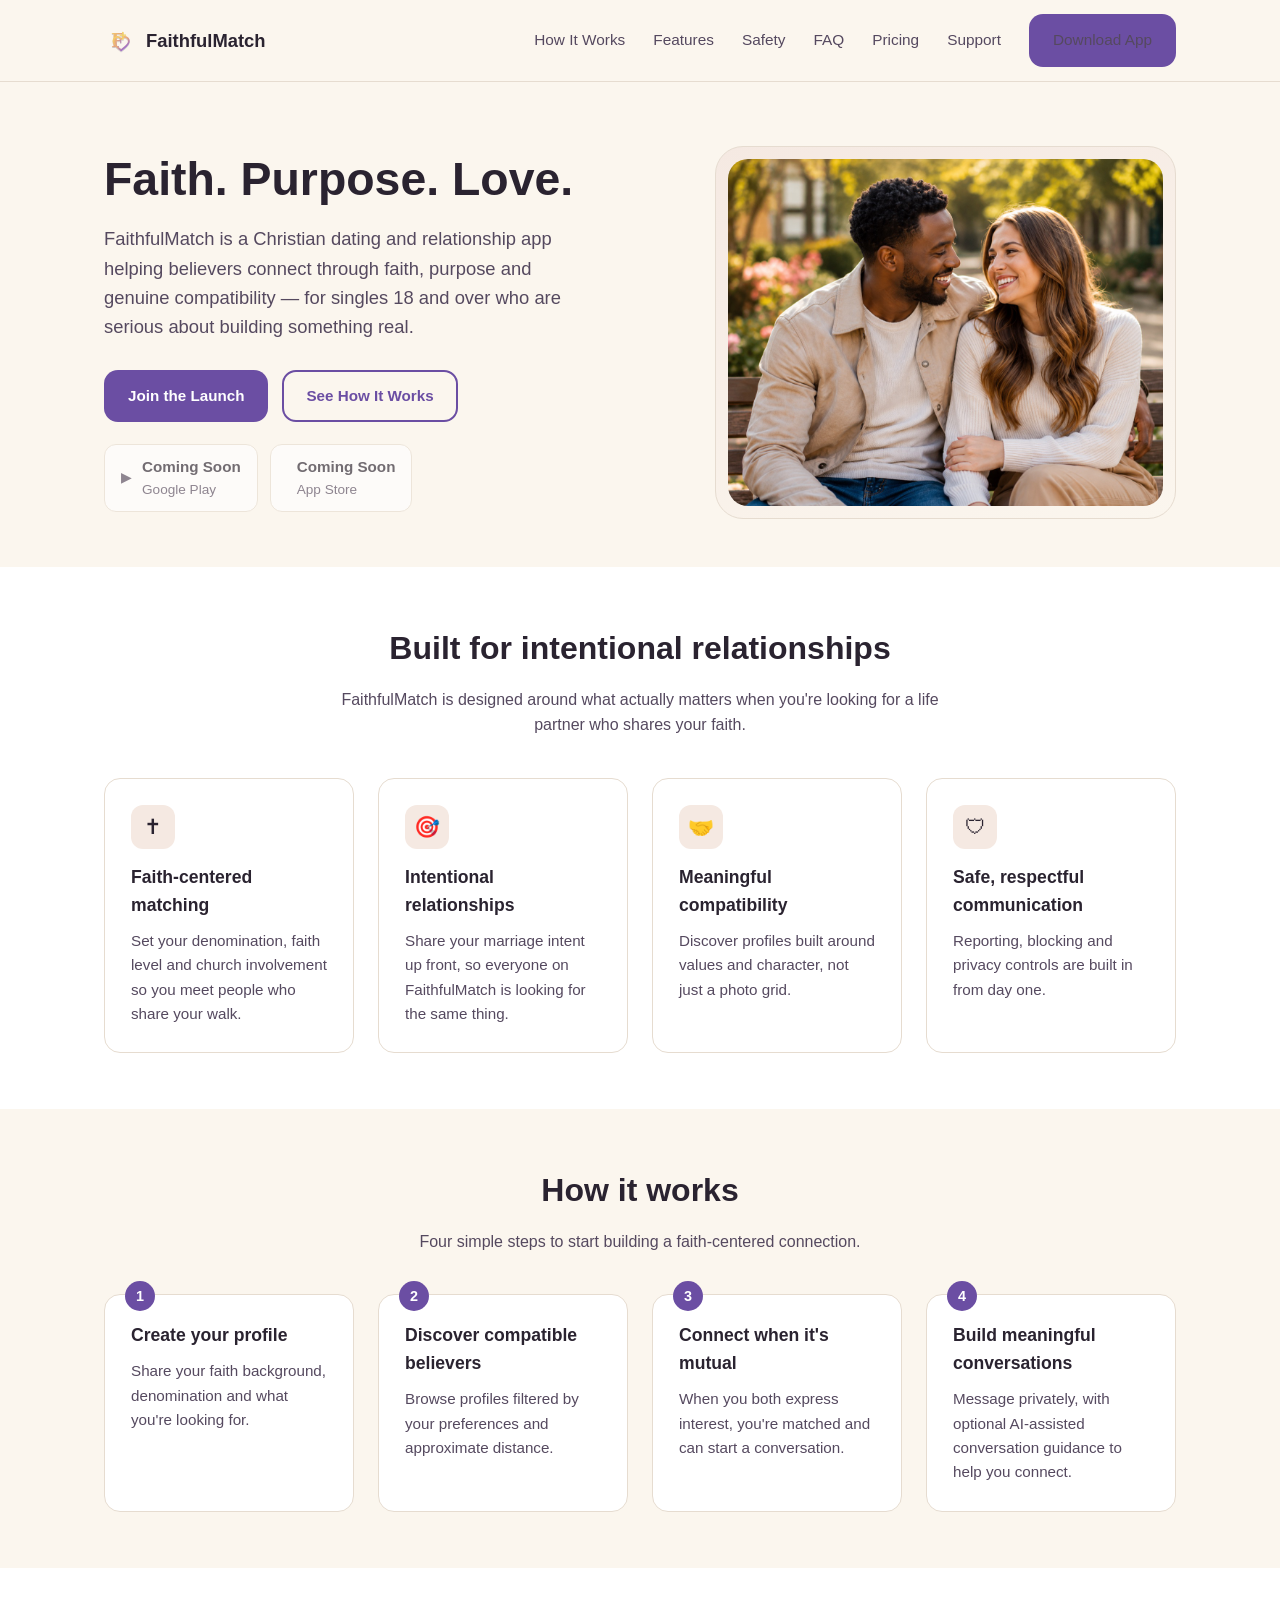
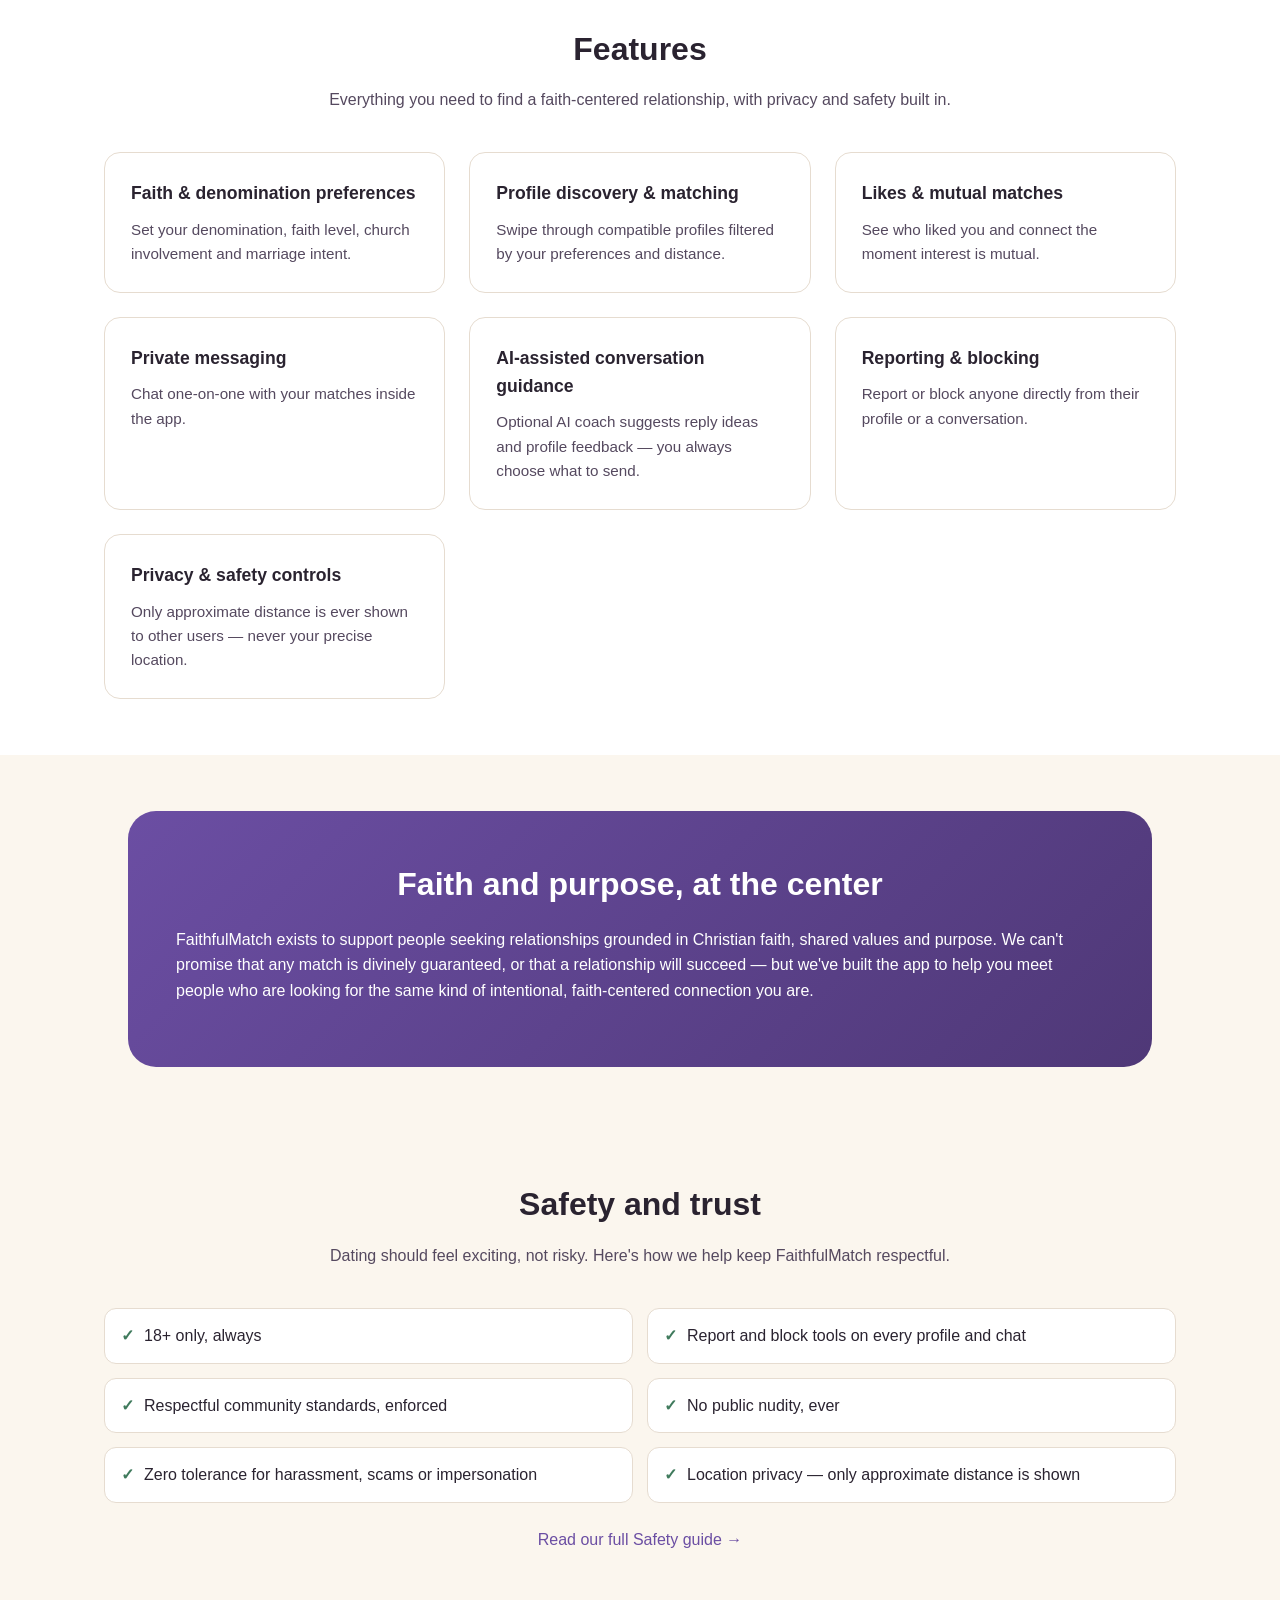
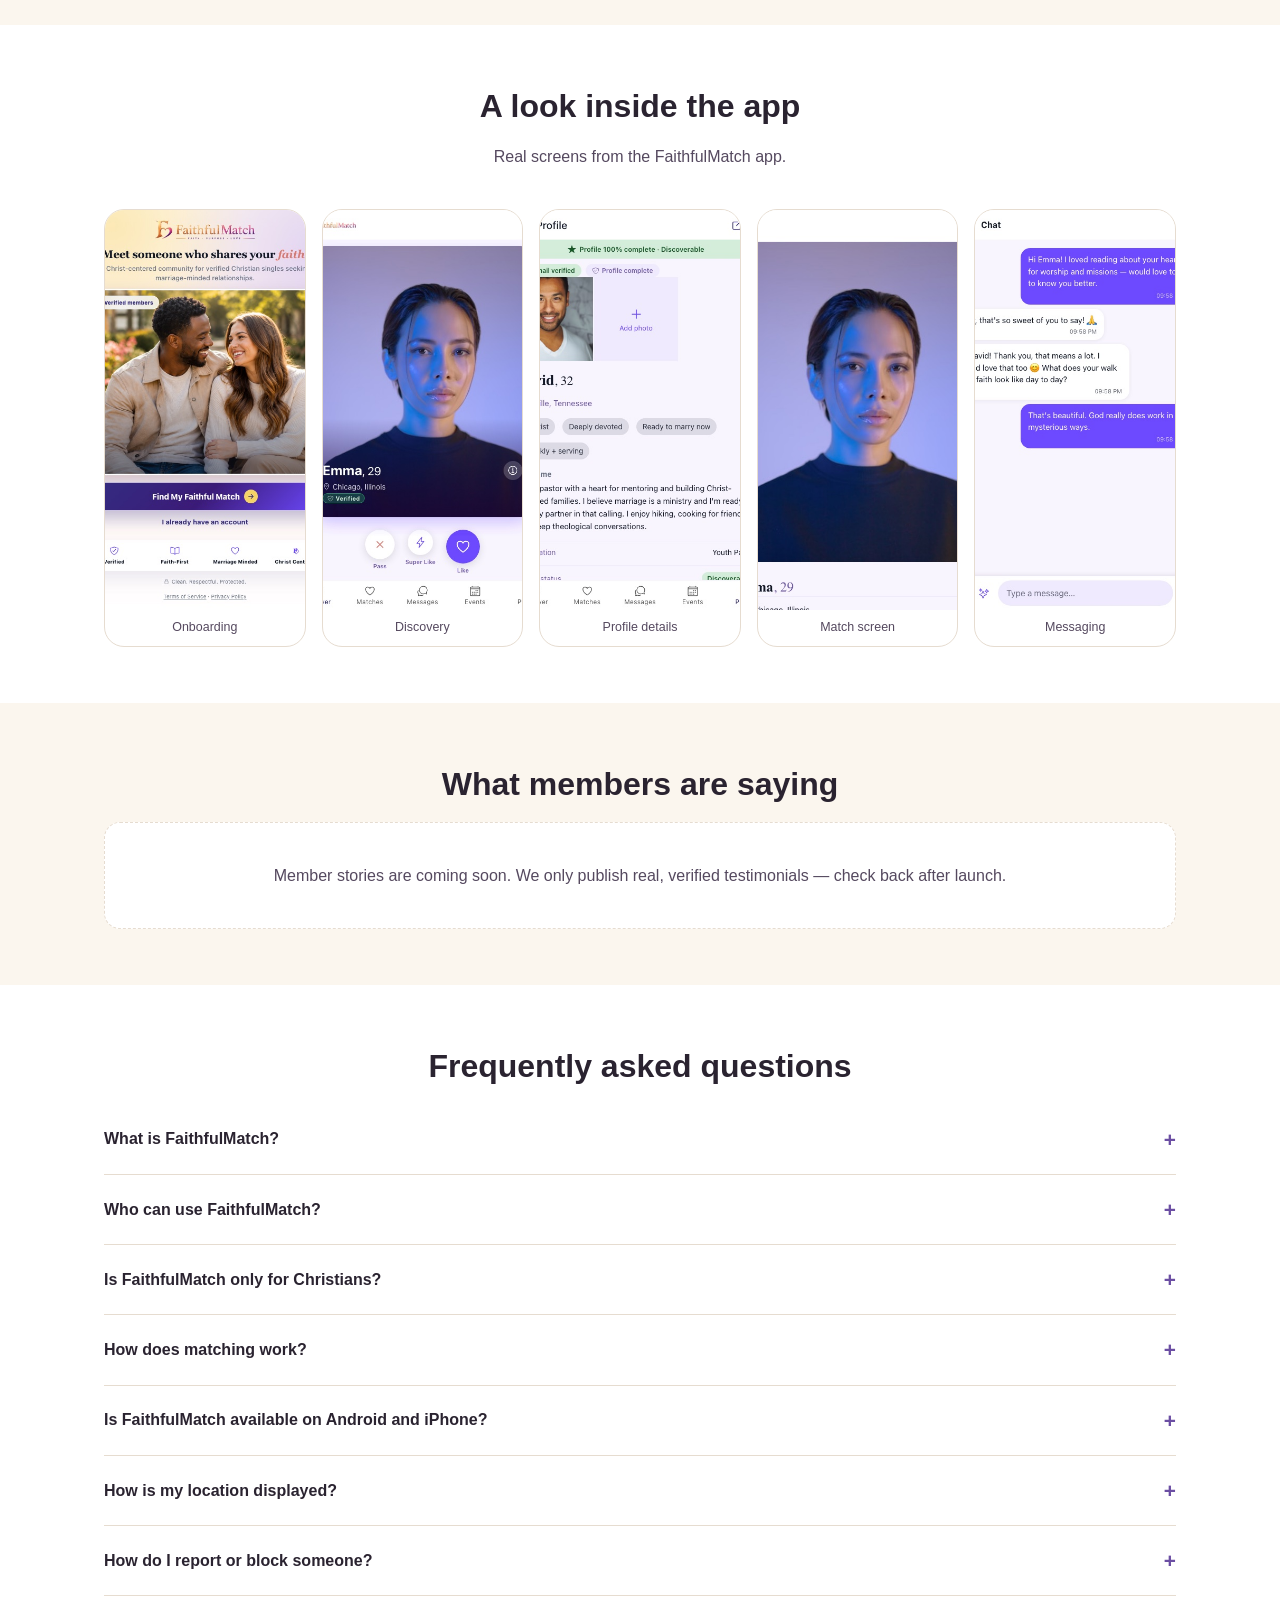
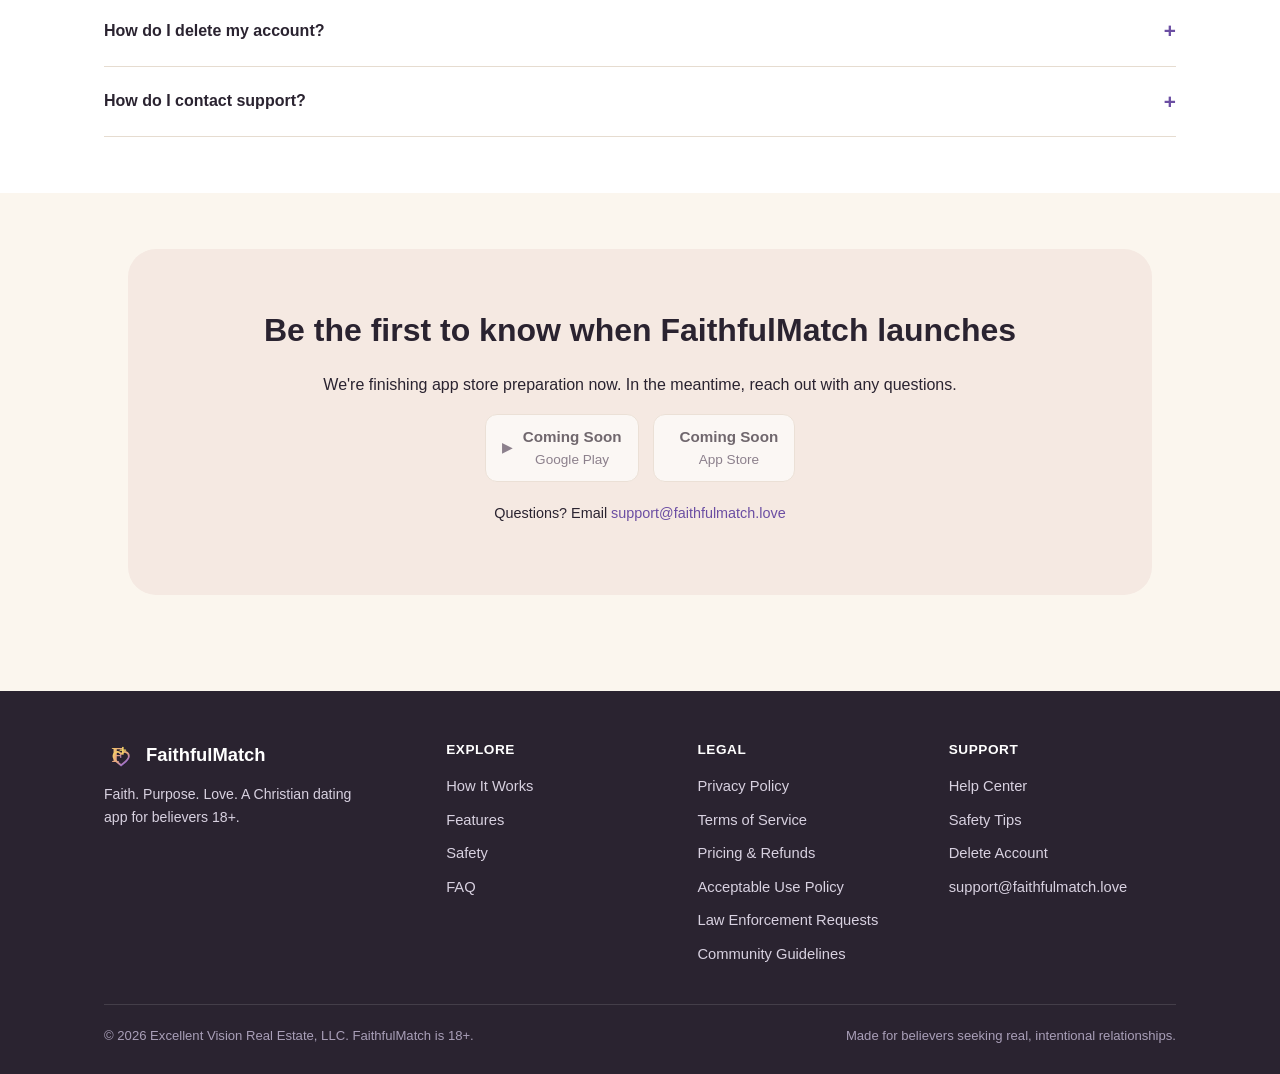
<file: index.html>
<!DOCTYPE html>
<html lang="en">
<head>
<meta charset="UTF-8">
<meta name="viewport" content="width=device-width, initial-scale=1.0">
<title>FaithfulMatch — Faith. Purpose. Love.</title>
<meta name="description" content="FaithfulMatch is a Christian dating app helping believers connect through faith, purpose and genuine compatibility. 18+.">
<link rel="canonical" href="https://faithfulmatch.love/">
<meta property="og:type" content="website">
<meta property="og:title" content="FaithfulMatch — Faith. Purpose. Love.">
<meta property="og:description" content="A Christian dating and relationship app helping believers connect through faith, purpose and genuine compatibility.">
<meta property="og:url" content="https://faithfulmatch.love/">
<meta property="og:image" content="https://faithfulmatch.love/assets/images/brand/wordmark-horizontal.png">
<meta name="twitter:card" content="summary_large_image">
<link rel="icon" href="assets/images/brand/favicon.svg" type="image/svg+xml">
<link rel="stylesheet" href="assets/css/style.css?v=2">
</head>
<body>
<a href="#main" class="skip-link">Skip to content</a>

<header class="site-header">
  <div class="container">
    <a href="./" class="brand-logo">
      <img src="assets/images/brand/symbol.svg" alt="" width="32" height="32">
      FaithfulMatch
    </a>
    <button class="nav-toggle" aria-label="Toggle navigation menu" aria-expanded="false">☰</button>
    <nav class="main-nav" aria-label="Primary">
      <a href="#how-it-works">How It Works</a>
      <a href="#features">Features</a>
      <a href="#safety">Safety</a>
      <a href="#faq">FAQ</a>
      <a href="pricing/">Pricing</a>
      <a href="support/">Support</a>
      <a href="#download" class="btn btn-primary">Download App</a>
    </nav>
  </div>
</header>

<main id="main">

  <section class="hero">
    <div class="container">
      <div>
        <h1>Faith. Purpose. Love.</h1>
        <p class="lead">FaithfulMatch is a Christian dating and relationship app helping believers connect through faith, purpose and genuine compatibility — for singles 18 and over who are serious about building something real.</p>
        <div class="hero-ctas">
          <a href="#download" class="btn btn-primary">Join the Launch</a>
          <a href="#how-it-works" class="btn btn-outline">See How It Works</a>
        </div>
        <div class="store-badges">
          <a class="store-badge is-disabled" data-store="google-play" aria-disabled="true" tabindex="-1">
            <span>▶</span>
            <span><strong>Coming Soon</strong>Google Play</span>
          </a>
          <a class="store-badge is-disabled" data-store="app-store" aria-disabled="true" tabindex="-1">
            <span></span>
            <span><strong>Coming Soon</strong>App Store</span>
          </a>
        </div>
      </div>
      <div class="hero-mockup hero-mockup--photo">
        <img src="assets/images/hero-couple.jpg" alt="A couple smiling together outdoors" width="1200" height="900" loading="eager">
      </div>
    </div>
  </section>

  <section class="alt" id="value">
    <div class="container">
      <h2 class="section-title">Built for intentional relationships</h2>
      <p class="section-sub">FaithfulMatch is designed around what actually matters when you're looking for a life partner who shares your faith.</p>
      <div class="grid grid-4">
        <div class="card">
          <div class="icon">✝</div>
          <h3>Faith-centered matching</h3>
          <p>Set your denomination, faith level and church involvement so you meet people who share your walk.</p>
        </div>
        <div class="card">
          <div class="icon">🎯</div>
          <h3>Intentional relationships</h3>
          <p>Share your marriage intent up front, so everyone on FaithfulMatch is looking for the same thing.</p>
        </div>
        <div class="card">
          <div class="icon">🤝</div>
          <h3>Meaningful compatibility</h3>
          <p>Discover profiles built around values and character, not just a photo grid.</p>
        </div>
        <div class="card">
          <div class="icon">🛡</div>
          <h3>Safe, respectful communication</h3>
          <p>Reporting, blocking and privacy controls are built in from day one.</p>
        </div>
      </div>
    </div>
  </section>

  <section id="how-it-works">
    <div class="container">
      <h2 class="section-title">How it works</h2>
      <p class="section-sub">Four simple steps to start building a faith-centered connection.</p>
      <div class="grid grid-4 steps">
        <div class="card">
          <h3>Create your profile</h3>
          <p>Share your faith background, denomination and what you're looking for.</p>
        </div>
        <div class="card">
          <h3>Discover compatible believers</h3>
          <p>Browse profiles filtered by your preferences and approximate distance.</p>
        </div>
        <div class="card">
          <h3>Connect when it's mutual</h3>
          <p>When you both express interest, you're matched and can start a conversation.</p>
        </div>
        <div class="card">
          <h3>Build meaningful conversations</h3>
          <p>Message privately, with optional AI-assisted conversation guidance to help you connect.</p>
        </div>
      </div>
    </div>
  </section>

  <section class="alt" id="features">
    <div class="container">
      <h2 class="section-title">Features</h2>
      <p class="section-sub">Everything you need to find a faith-centered relationship, with privacy and safety built in.</p>
      <div class="grid grid-3">
        <div class="card"><h3>Faith &amp; denomination preferences</h3><p>Set your denomination, faith level, church involvement and marriage intent.</p></div>
        <div class="card"><h3>Profile discovery &amp; matching</h3><p>Swipe through compatible profiles filtered by your preferences and distance.</p></div>
        <div class="card"><h3>Likes &amp; mutual matches</h3><p>See who liked you and connect the moment interest is mutual.</p></div>
        <div class="card"><h3>Private messaging</h3><p>Chat one-on-one with your matches inside the app.</p></div>
        <div class="card"><h3>AI-assisted conversation guidance</h3><p>Optional AI coach suggests reply ideas and profile feedback — you always choose what to send.</p></div>
        <!-- Daily spiritual encouragement — feature not built yet; re-enable once it ships.
        <div class="card"><h3>Daily spiritual encouragement <span class="feature-planned">Planned</span></h3><p>A daily faith-based encouragement feature is planned for a future release.</p></div>
        -->
        <div class="card"><h3>Reporting &amp; blocking</h3><p>Report or block anyone directly from their profile or a conversation.</p></div>
        <div class="card"><h3>Privacy &amp; safety controls</h3><p>Only approximate distance is ever shown to other users — never your precise location.</p></div>
      </div>
    </div>
  </section>

  <section>
    <div class="container">
      <div class="faith-section">
        <h2 class="section-title" style="color:#fff">Faith and purpose, at the center</h2>
        <p>FaithfulMatch exists to support people seeking relationships grounded in Christian faith, shared values and purpose. We can't promise that any match is divinely guaranteed, or that a relationship will succeed — but we've built the app to help you meet people who are looking for the same kind of intentional, faith-centered connection you are.</p>
      </div>
    </div>
  </section>

  <section id="safety">
    <div class="container">
      <h2 class="section-title">Safety and trust</h2>
      <p class="section-sub">Dating should feel exciting, not risky. Here's how we help keep FaithfulMatch respectful.</p>
      <ul class="safety-list">
        <li>18+ only, always</li>
        <li>Report and block tools on every profile and chat</li>
        <li>Respectful community standards, enforced</li>
        <li>No public nudity, ever</li>
        <li>Zero tolerance for harassment, scams or impersonation</li>
        <li>Location privacy — only approximate distance is shown</li>
      </ul>
      <p style="text-align:center; margin-top:24px;"><a href="safety/">Read our full Safety guide →</a></p>
    </div>
  </section>

  <section class="alt">
    <div class="container">
      <h2 class="section-title">A look inside the app</h2>
      <p class="section-sub">Real screens from the FaithfulMatch app.</p>
      <div class="screenshot-strip">
        <figure class="screenshot-shot">
          <img src="assets/images/screenshots/onboarding.jpg" alt="FaithfulMatch welcome screen" loading="lazy">
          <figcaption>Onboarding</figcaption>
        </figure>
        <figure class="screenshot-shot">
          <img src="assets/images/screenshots/discovery.jpg" alt="Discovering a compatible profile" loading="lazy">
          <figcaption>Discovery</figcaption>
        </figure>
        <figure class="screenshot-shot">
          <img src="assets/images/screenshots/profile-details.jpg" alt="Profile details screen" loading="lazy">
          <figcaption>Profile details</figcaption>
        </figure>
        <figure class="screenshot-shot">
          <img src="assets/images/screenshots/match.jpg" alt="Viewing a match's profile" loading="lazy">
          <figcaption>Match screen</figcaption>
        </figure>
        <figure class="screenshot-shot">
          <img src="assets/images/screenshots/messaging.jpg" alt="Private messaging conversation" loading="lazy">
          <figcaption>Messaging</figcaption>
        </figure>
        <!-- Spiritual encouragement — feature not built yet; re-enable this slot once it ships.
        <div class="screenshot-placeholder">Spiritual encouragement<br><span class="feature-planned">Planned</span></div>
        -->
      </div>
    </div>
  </section>

  <section>
    <div class="container">
      <h2 class="section-title">What members are saying</h2>
      <!-- No real testimonials exist yet — do not invent quotes. Replace this block once genuine testimonials are collected. -->
      <div class="testimonials-placeholder">
        Member stories are coming soon. We only publish real, verified testimonials — check back after launch.
      </div>
    </div>
  </section>

  <section class="alt" id="faq">
    <div class="container">
      <h2 class="section-title">Frequently asked questions</h2>
      <div class="faq-list">
        <details class="faq-item"><summary>What is FaithfulMatch?</summary><p>FaithfulMatch is a Christian dating and relationship app that helps believers connect based on faith, values and shared purpose.</p></details>
        <details class="faq-item"><summary>Who can use FaithfulMatch?</summary><p>FaithfulMatch is for adults 18 and older who are looking for a faith-centered relationship.</p></details>
        <details class="faq-item"><summary>Is FaithfulMatch only for Christians?</summary><p>FaithfulMatch is built around Christian faith, denomination and church-involvement preferences, and is designed for people seeking a faith-centered relationship in that context.</p></details>
        <details class="faq-item"><summary>How does matching work?</summary><p>You set your preferences and faith details, then discover profiles that fit. When you and another member both express interest, you're matched and can start messaging.</p></details>
        <details class="faq-item"><summary>Is FaithfulMatch available on Android and iPhone?</summary><p>FaithfulMatch is not yet publicly available on Google Play or the Apple App Store. We're finishing store review preparation — join the launch list below to be notified.</p></details>
        <details class="faq-item"><summary>How is my location displayed?</summary><p>Other members only ever see an approximate distance (for example, "5 miles away"). Your precise location is never shown to other users.</p></details>
        <details class="faq-item"><summary>How do I report or block someone?</summary><p>You can report or block any user directly from their profile or from within a conversation. See our <a href="safety/">Safety page</a> for details.</p></details>
        <details class="faq-item"><summary>How do I delete my account?</summary><p>You can delete your account from Settings inside the app, or by contacting support. Full instructions are on our <a href="account-deletion/">Account Deletion page</a>.</p></details>
        <details class="faq-item"><summary>How do I contact support?</summary><p>Email us at <a href="support/" data-support-email>support@faithfulmatch.love</a>, or visit our <a href="support/">Support page</a>.</p></details>
      </div>
    </div>
  </section>

  <section id="download">
    <div class="container">
      <div class="final-cta">
        <h2 class="section-title">Be the first to know when FaithfulMatch launches</h2>
        <p>We're finishing app store preparation now. In the meantime, reach out with any questions.</p>
        <div class="hero-ctas" style="justify-content:center;">
          <a class="store-badge is-disabled" data-store="google-play" aria-disabled="true" tabindex="-1"><span>▶</span><span><strong>Coming Soon</strong>Google Play</span></a>
          <a class="store-badge is-disabled" data-store="app-store" aria-disabled="true" tabindex="-1"><span></span><span><strong>Coming Soon</strong>App Store</span></a>
        </div>
        <p style="margin-top:20px; font-size:0.9rem;">Questions? Email <a data-support-email href="mailto:support@faithfulmatch.love">support@faithfulmatch.love</a></p>
      </div>
    </div>
  </section>

</main>

<footer class="site-footer">
  <div class="container">
    <div class="footer-grid">
      <div>
        <a href="./" class="brand-logo" style="color:#fff;">
          <img src="assets/images/brand/symbol.svg" alt="" width="28" height="28">
          FaithfulMatch
        </a>
        <p style="margin-top:12px; font-size:0.88rem; max-width: 32ch;">Faith. Purpose. Love. A Christian dating app for believers 18+.</p>
      </div>
      <div>
        <h4>Explore</h4>
        <ul>
          <li><a href="#how-it-works">How It Works</a></li>
          <li><a href="#features">Features</a></li>
          <li><a href="#safety">Safety</a></li>
          <li><a href="#faq">FAQ</a></li>
        </ul>
      </div>
      <div>
        <h4>Legal</h4>
        <ul>
          <li><a href="privacy/">Privacy Policy</a></li>
          <li><a href="terms/">Terms of Service</a></li>
          <li><a href="pricing/">Pricing &amp; Refunds</a></li>
          <li><a href="acceptable-use/">Acceptable Use Policy</a></li>
          <li><a href="law-enforcement/">Law Enforcement Requests</a></li>
          <li><a href="community-guidelines/">Community Guidelines</a></li>
        </ul>
      </div>
      <div>
        <h4>Support</h4>
        <ul>
          <li><a href="support/">Help Center</a></li>
          <li><a href="safety/">Safety Tips</a></li>
          <li><a href="account-deletion/">Delete Account</a></li>
          <li><a data-support-email href="mailto:support@faithfulmatch.love">support@faithfulmatch.love</a></li>
        </ul>
      </div>
    </div>
    <div class="footer-bottom">
      <span>© 2026 Excellent Vision Real Estate, LLC. FaithfulMatch is 18+.</span>
      <span>Made for believers seeking real, intentional relationships.</span>
    </div>
  </div>
</footer>

<script src="assets/js/config.js?v=3"></script>
<script src="assets/js/main.js?v=3"></script>
<script src="assets/js/analytics.js?v=1"></script>
</body>
</html>
</file>
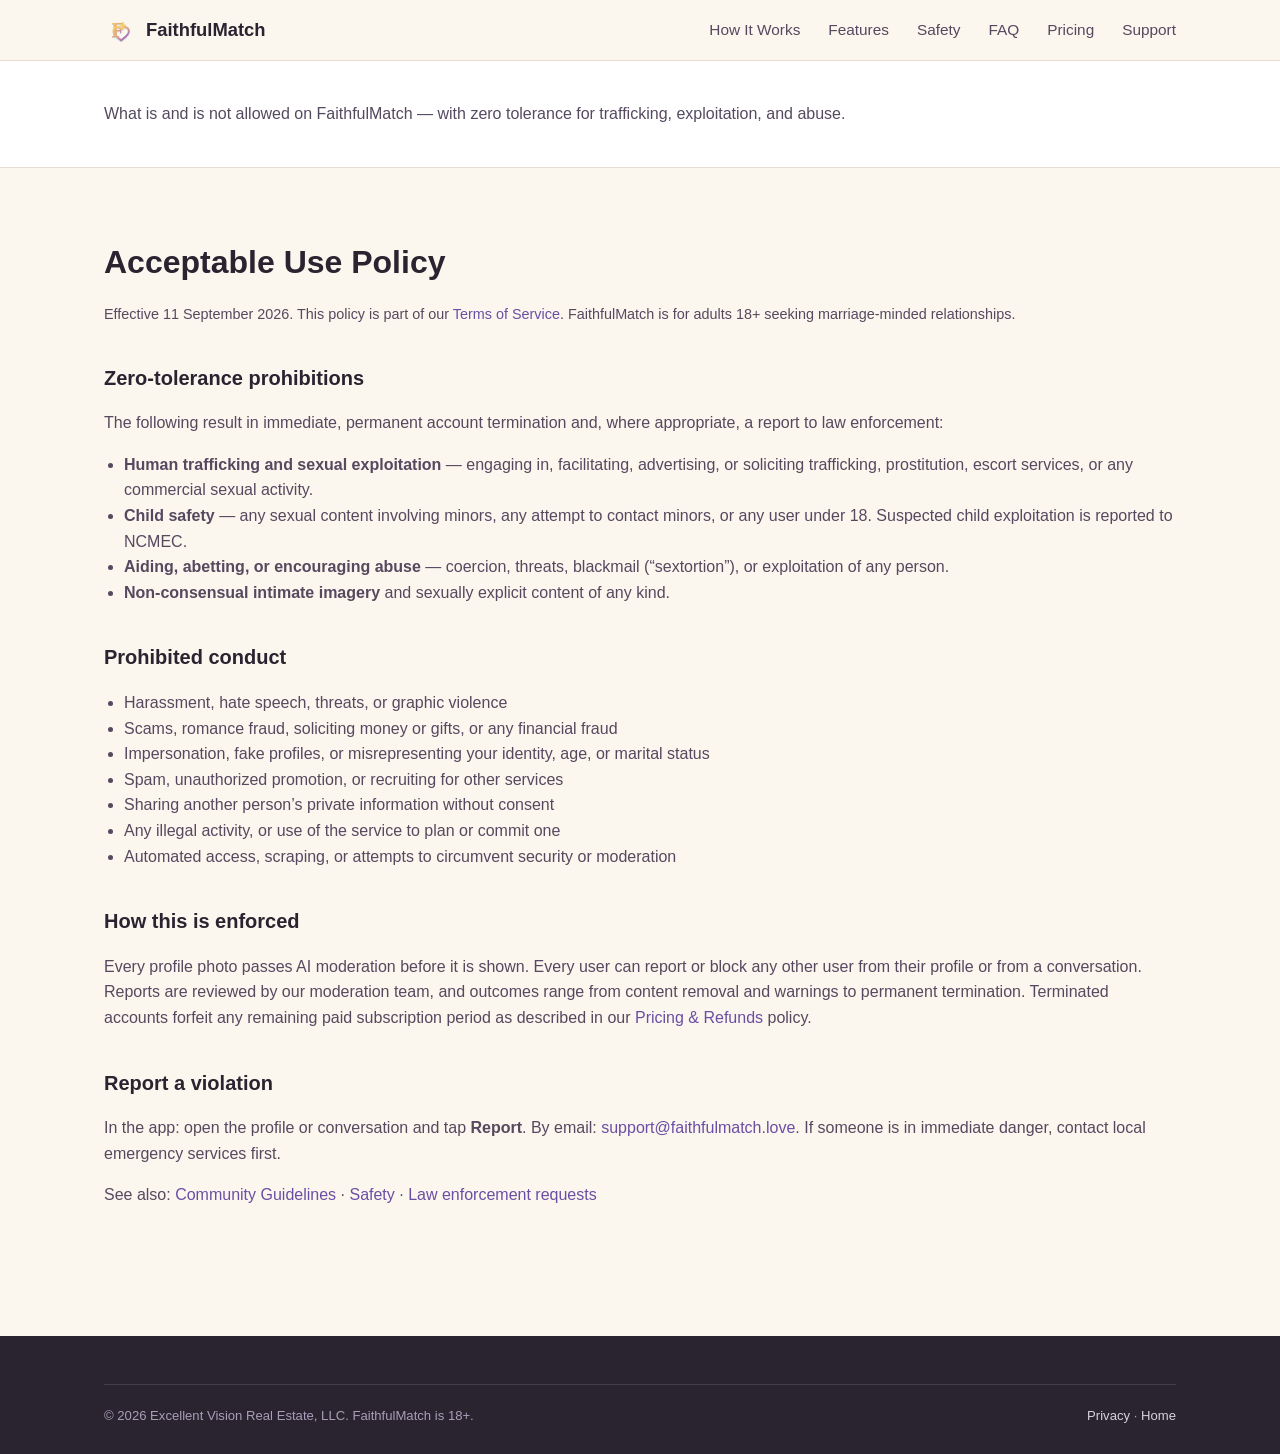
<file: acceptable-use/index.html>
<!DOCTYPE html>
<html lang="en">
<head>
<meta charset="UTF-8">
<meta name="viewport" content="width=device-width, initial-scale=1.0">
<title>Acceptable Use Policy &mdash; FaithfulMatch</title>
<meta name="description" content="FaithfulMatch Acceptable Use Policy: prohibited conduct and content, including zero tolerance for trafficking, exploitation, and abuse.">
<link rel="canonical" href="https://faithfulmatch.love/acceptable-use/">
<link rel="icon" href="../assets/images/brand/favicon.svg" type="image/svg+xml">
<link rel="stylesheet" href="../assets/css/style.css?v=2">
</head>
<body>
<a href="#main" class="skip-link">Skip to content</a>
<header class="site-header">
  <div class="container">
    <a href="../" class="brand-logo">
      <img src="../assets/images/brand/symbol.svg" alt="" width="32" height="32">
      FaithfulMatch
    </a>
    <button class="nav-toggle" aria-label="Toggle navigation menu" aria-expanded="false">☰</button>
    <nav class="main-nav" aria-label="Primary">
      <a href="../#how-it-works">How It Works</a>
      <a href="../#features">Features</a>
      <a href="../#safety">Safety</a>
      <a href="../#faq">FAQ</a>
      <a href="../pricing/">Pricing</a>
      <a href="../support/">Support</a>
    </nav>
  </div>
</header>

<div class="page-hero-simple">
  <div class="container">
    <p>What is and is not allowed on FaithfulMatch — with zero tolerance for trafficking, exploitation, and abuse.</p>
  </div>
</div>

<main id="main" class="legal-page">
  <div class="container">
    <h1>Acceptable Use Policy</h1>
    <p class="legal-meta">Effective 11 September 2026. This policy is part of our <a href="../terms/">Terms of Service</a>. FaithfulMatch is for adults 18+ seeking marriage-minded relationships.</p>

    <h2>Zero-tolerance prohibitions</h2>
    <p>The following result in immediate, permanent account termination and, where appropriate, a report to law enforcement:</p>
    <ul>
      <li><strong>Human trafficking and sexual exploitation</strong> &mdash; engaging in, facilitating, advertising, or soliciting trafficking, prostitution, escort services, or any commercial sexual activity.</li>
      <li><strong>Child safety</strong> &mdash; any sexual content involving minors, any attempt to contact minors, or any user under 18. Suspected child exploitation is reported to NCMEC.</li>
      <li><strong>Aiding, abetting, or encouraging abuse</strong> &mdash; coercion, threats, blackmail (&ldquo;sextortion&rdquo;), or exploitation of any person.</li>
      <li><strong>Non-consensual intimate imagery</strong> and sexually explicit content of any kind.</li>
    </ul>

    <h2>Prohibited conduct</h2>
    <ul>
      <li>Harassment, hate speech, threats, or graphic violence</li>
      <li>Scams, romance fraud, soliciting money or gifts, or any financial fraud</li>
      <li>Impersonation, fake profiles, or misrepresenting your identity, age, or marital status</li>
      <li>Spam, unauthorized promotion, or recruiting for other services</li>
      <li>Sharing another person&rsquo;s private information without consent</li>
      <li>Any illegal activity, or use of the service to plan or commit one</li>
      <li>Automated access, scraping, or attempts to circumvent security or moderation</li>
    </ul>

    <h2>How this is enforced</h2>
    <p>Every profile photo passes AI moderation before it is shown. Every user can report or block any other user from their profile or from a conversation. Reports are reviewed by our moderation team, and outcomes range from content removal and warnings to permanent termination. Terminated accounts forfeit any remaining paid subscription period as described in our <a href="../pricing/">Pricing &amp; Refunds</a> policy.</p>

    <h2>Report a violation</h2>
    <p>In the app: open the profile or conversation and tap <strong>Report</strong>. By email: <a href="mailto:support@faithfulmatch.love">support@faithfulmatch.love</a>. If someone is in immediate danger, contact local emergency services first.</p>
    <p>See also: <a href="../community-guidelines/">Community Guidelines</a> &middot; <a href="../safety/">Safety</a> &middot; <a href="../law-enforcement/">Law enforcement requests</a></p>
  </div>
</main>

<footer class="site-footer">
  <div class="container">
    <div class="footer-bottom">
      <span>© 2026 Excellent Vision Real Estate, LLC. FaithfulMatch is 18+.</span>
      <span><a href="../privacy/">Privacy</a> · <a href="../">Home</a></span>
    </div>
  </div>
</footer>

<script src="../assets/js/config.js?v=3"></script>
<script src="../assets/js/main.js?v=3"></script>
<script src="../assets/js/analytics.js?v=1"></script>
</body>
</html>
</file>
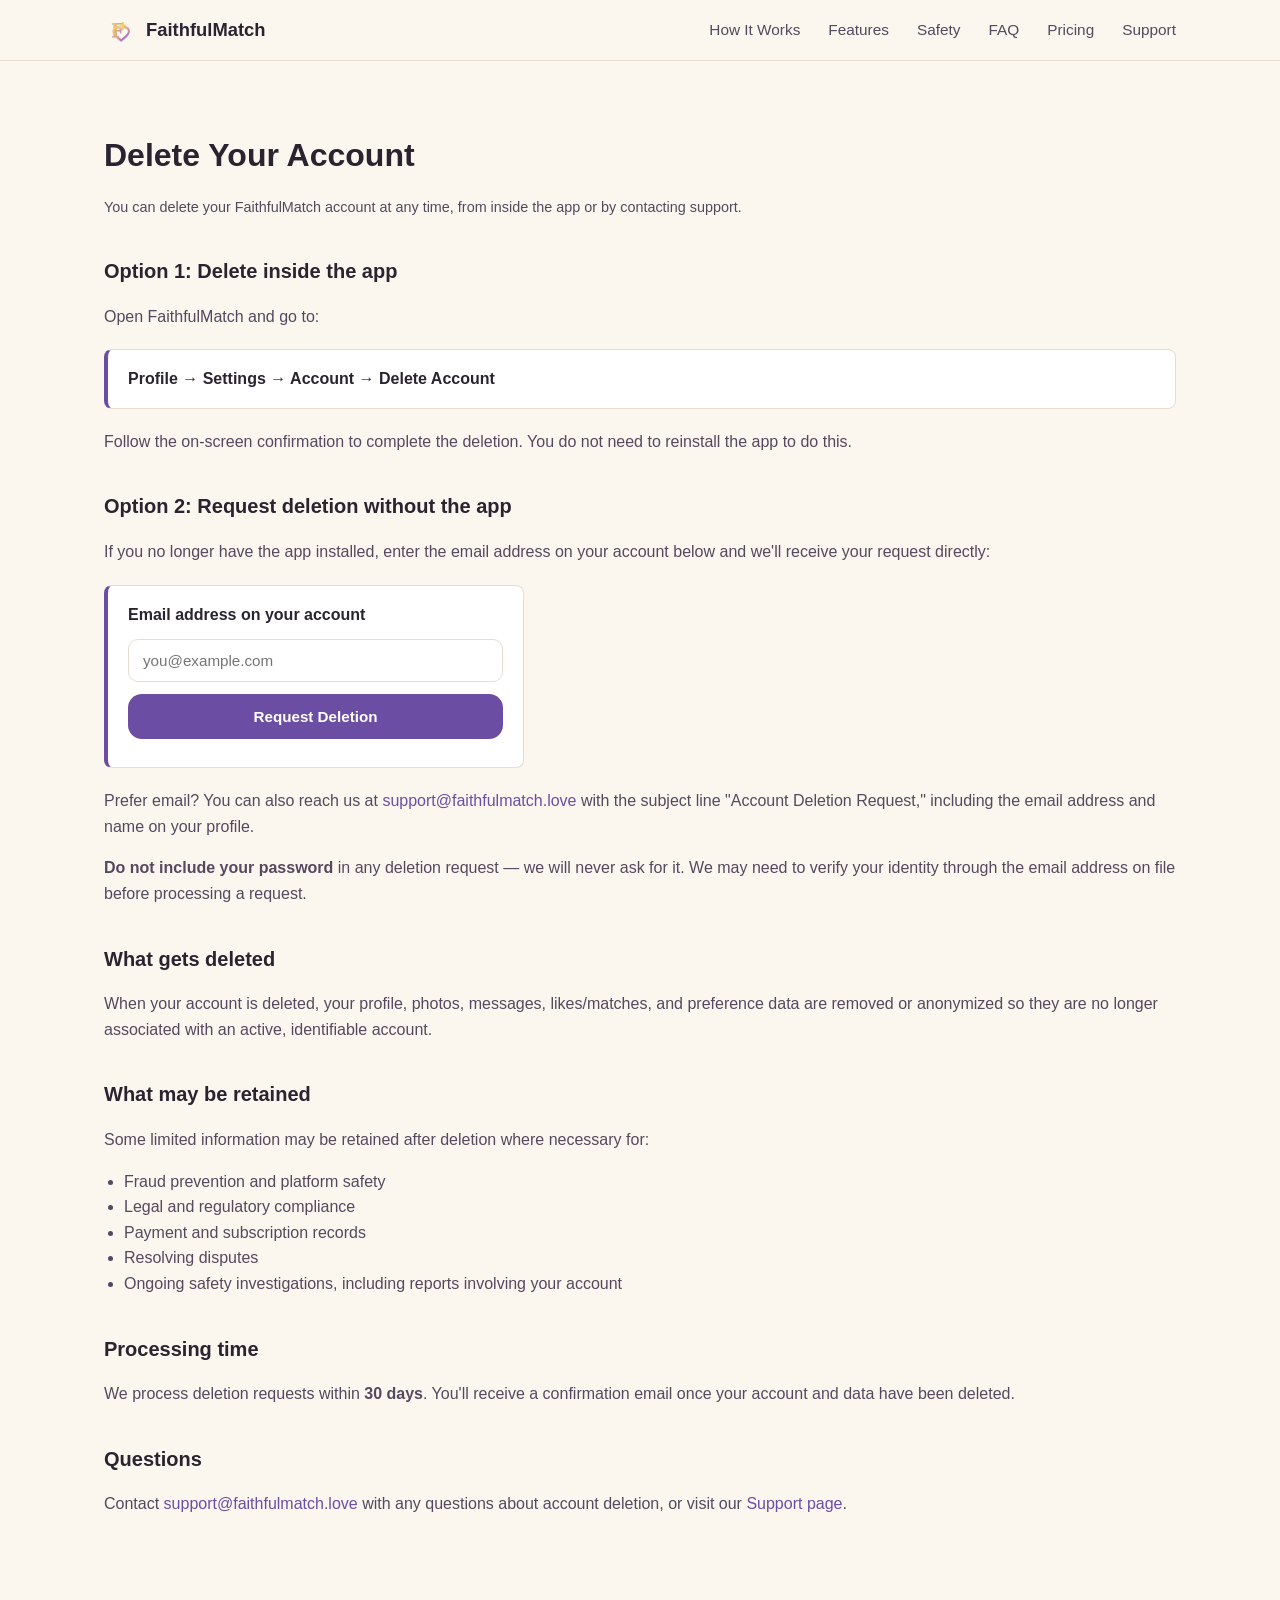
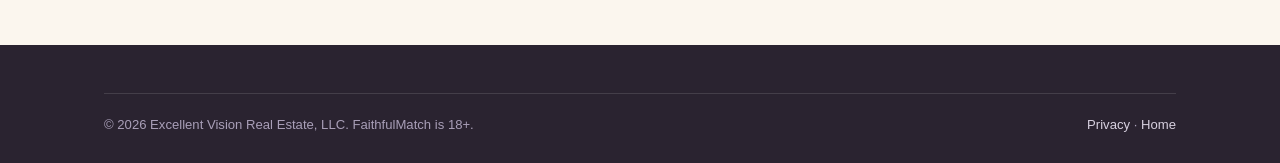
<file: account-deletion/index.html>
<!DOCTYPE html>
<html lang="en">
<head>
<meta charset="UTF-8">
<meta name="viewport" content="width=device-width, initial-scale=1.0">
<title>Delete Your Account — FaithfulMatch</title>
<meta name="description" content="How to delete your FaithfulMatch account, in the app or by request.">
<link rel="canonical" href="https://faithfulmatch.love/account-deletion/">
<link rel="icon" href="../assets/images/brand/favicon.svg" type="image/svg+xml">
<link rel="stylesheet" href="../assets/css/style.css?v=2">
</head>
<body>
<a href="#main" class="skip-link">Skip to content</a>
<header class="site-header">
  <div class="container">
    <a href="../" class="brand-logo">
      <img src="../assets/images/brand/symbol.svg" alt="" width="32" height="32">
      FaithfulMatch
    </a>
    <button class="nav-toggle" aria-label="Toggle navigation menu" aria-expanded="false">☰</button>
    <nav class="main-nav" aria-label="Primary">
      <a href="../#how-it-works">How It Works</a>
      <a href="../#features">Features</a>
      <a href="../#safety">Safety</a>
      <a href="../#faq">FAQ</a>
      <a href="../pricing/">Pricing</a>
      <a href="../support/">Support</a>
    </nav>
  </div>
</header>

<main id="main" class="legal-page">
  <div class="container">
    <h1>Delete Your Account</h1>
    <p class="legal-meta">You can delete your FaithfulMatch account at any time, from inside the app or by contacting support.</p>

    <h2>Option 1: Delete inside the app</h2>
    <p>Open FaithfulMatch and go to:</p>
    <div class="callout">
      <strong>Profile → Settings → Account → Delete Account</strong>
    </div>
    <p>Follow the on-screen confirmation to complete the deletion. You do not need to reinstall the app to do this.</p>

    <h2>Option 2: Request deletion without the app</h2>
    <p>If you no longer have the app installed, enter the email address on your account below and we'll receive your request directly:</p>

    <form id="deletion-request-form" class="callout" style="display:flex;flex-direction:column;gap:12px;max-width:420px;">
      <label for="deletion-email" style="font-weight:600;">Email address on your account</label>
      <input
        type="email"
        id="deletion-email"
        name="email"
        required
        placeholder="you@example.com"
        style="padding:12px 14px;border-radius:10px;border:1px solid var(--fm-border);font-size:0.95rem;"
      >
      <button type="submit" class="btn btn-primary" id="deletion-submit-btn">Request Deletion</button>
      <p id="deletion-form-message" role="status" style="margin:0;font-size:0.9rem;"></p>
    </form>

    <p>Prefer email? You can also reach us at <a data-support-email href="mailto:support@faithfulmatch.love">support@faithfulmatch.love</a> with the subject line "Account Deletion Request," including the email address and name on your profile.</p>
    <p><strong>Do not include your password</strong> in any deletion request — we will never ask for it. We may need to verify your identity through the email address on file before processing a request.</p>

    <script>
      (function () {
        var form = document.getElementById('deletion-request-form');
        var btn = document.getElementById('deletion-submit-btn');
        var msg = document.getElementById('deletion-form-message');
        if (!form) return;

        form.addEventListener('submit', function (e) {
          e.preventDefault();
          var email = document.getElementById('deletion-email').value.trim();
          if (!email) return;

          btn.disabled = true;
          btn.textContent = 'Submitting…';
          msg.textContent = '';
          msg.style.color = '';

          var apiUrl = (window.FM_CONFIG && window.FM_CONFIG.apiUrl) || '';
          fetch(apiUrl + '/auth/deletion-requests', {
            method: 'POST',
            headers: { 'Content-Type': 'application/json' },
            body: JSON.stringify({ email: email }),
          })
            .then(function (res) { return res.json().then(function (body) { return { ok: res.ok, body: body }; }); })
            .then(function (result) {
              if (result.ok) {
                form.querySelector('input').setAttribute('disabled', 'true');
                btn.style.display = 'none';
                msg.style.color = 'var(--fm-success)';
                msg.textContent = (result.body && result.body.data && result.body.data.message)
                  || "If an account with that email exists, we've received your request.";
              } else {
                btn.disabled = false;
                btn.textContent = 'Request Deletion';
                msg.style.color = '#b3261e';
                msg.textContent = 'Something went wrong. Please try again or email us directly.';
              }
            })
            .catch(function () {
              btn.disabled = false;
              btn.textContent = 'Request Deletion';
              msg.style.color = '#b3261e';
              msg.textContent = 'Network error. Please try again or email us directly.';
            });
        });
      })();
    </script>

    <h2>What gets deleted</h2>
    <p>When your account is deleted, your profile, photos, messages, likes/matches, and preference data are removed or anonymized so they are no longer associated with an active, identifiable account.</p>

    <h2>What may be retained</h2>
    <p>Some limited information may be retained after deletion where necessary for:</p>
    <ul>
      <li>Fraud prevention and platform safety</li>
      <li>Legal and regulatory compliance</li>
      <li>Payment and subscription records</li>
      <li>Resolving disputes</li>
      <li>Ongoing safety investigations, including reports involving your account</li>
    </ul>

    <h2>Processing time</h2>
    <p>We process deletion requests within <strong>30 days</strong>. You'll receive a confirmation email once your account and data have been deleted.</p>

    <h2>Questions</h2>
    <p>Contact <a data-support-email href="mailto:support@faithfulmatch.love">support@faithfulmatch.love</a> with any questions about account deletion, or visit our <a href="../support/">Support page</a>.</p>
  </div>
</main>

<footer class="site-footer">
  <div class="container">
    <div class="footer-bottom">
      <span>© 2026 Excellent Vision Real Estate, LLC. FaithfulMatch is 18+.</span>
      <span><a href="../privacy/">Privacy</a> · <a href="../">Home</a></span>
    </div>
  </div>
</footer>

<script src="../assets/js/config.js?v=3"></script>
<script src="../assets/js/main.js?v=3"></script>
<script src="../assets/js/analytics.js?v=1"></script>
</body>
</html>
</file>
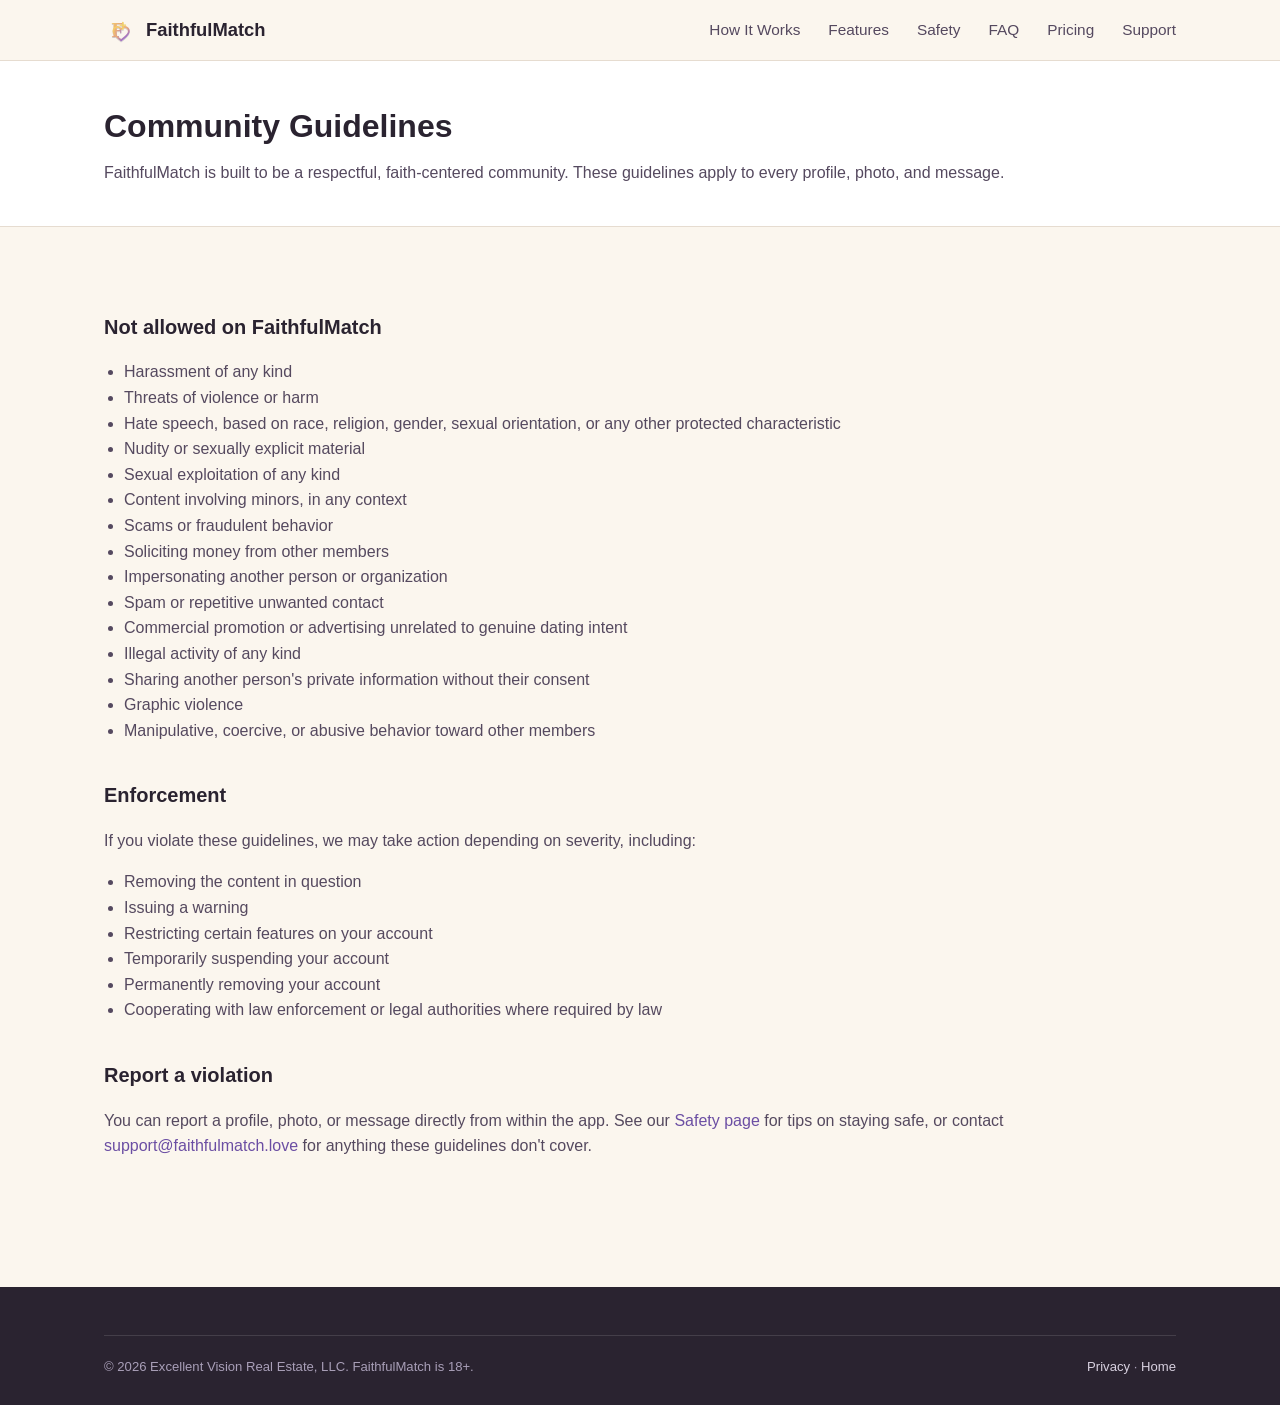
<file: community-guidelines/index.html>
<!DOCTYPE html>
<html lang="en">
<head>
<meta charset="UTF-8">
<meta name="viewport" content="width=device-width, initial-scale=1.0">
<title>Community Guidelines — FaithfulMatch</title>
<meta name="description" content="Standards of conduct for the FaithfulMatch community.">
<link rel="canonical" href="https://faithfulmatch.love/community-guidelines/">
<link rel="icon" href="../assets/images/brand/favicon.svg" type="image/svg+xml">
<link rel="stylesheet" href="../assets/css/style.css?v=2">
</head>
<body>
<a href="#main" class="skip-link">Skip to content</a>
<header class="site-header">
  <div class="container">
    <a href="../" class="brand-logo">
      <img src="../assets/images/brand/symbol.svg" alt="" width="32" height="32">
      FaithfulMatch
    </a>
    <button class="nav-toggle" aria-label="Toggle navigation menu" aria-expanded="false">☰</button>
    <nav class="main-nav" aria-label="Primary">
      <a href="../#how-it-works">How It Works</a>
      <a href="../#features">Features</a>
      <a href="../#safety">Safety</a>
      <a href="../#faq">FAQ</a>
      <a href="../pricing/">Pricing</a>
      <a href="../support/">Support</a>
    </nav>
  </div>
</header>

<div class="page-hero-simple">
  <div class="container">
    <h1>Community Guidelines</h1>
    <p>FaithfulMatch is built to be a respectful, faith-centered community. These guidelines apply to every profile, photo, and message.</p>
  </div>
</div>

<main id="main" class="legal-page">
  <div class="container">
    <h2>Not allowed on FaithfulMatch</h2>
    <ul>
      <li>Harassment of any kind</li>
      <li>Threats of violence or harm</li>
      <li>Hate speech, based on race, religion, gender, sexual orientation, or any other protected characteristic</li>
      <li>Nudity or sexually explicit material</li>
      <li>Sexual exploitation of any kind</li>
      <li>Content involving minors, in any context</li>
      <li>Scams or fraudulent behavior</li>
      <li>Soliciting money from other members</li>
      <li>Impersonating another person or organization</li>
      <li>Spam or repetitive unwanted contact</li>
      <li>Commercial promotion or advertising unrelated to genuine dating intent</li>
      <li>Illegal activity of any kind</li>
      <li>Sharing another person's private information without their consent</li>
      <li>Graphic violence</li>
      <li>Manipulative, coercive, or abusive behavior toward other members</li>
    </ul>

    <h2>Enforcement</h2>
    <p>If you violate these guidelines, we may take action depending on severity, including:</p>
    <ul>
      <li>Removing the content in question</li>
      <li>Issuing a warning</li>
      <li>Restricting certain features on your account</li>
      <li>Temporarily suspending your account</li>
      <li>Permanently removing your account</li>
      <li>Cooperating with law enforcement or legal authorities where required by law</li>
    </ul>

    <h2>Report a violation</h2>
    <p>You can report a profile, photo, or message directly from within the app. See our <a href="../safety/">Safety page</a> for tips on staying safe, or contact <a data-support-email href="mailto:support@faithfulmatch.love">support@faithfulmatch.love</a> for anything these guidelines don't cover.</p>
  </div>
</main>

<footer class="site-footer">
  <div class="container">
    <div class="footer-bottom">
      <span>© 2026 Excellent Vision Real Estate, LLC. FaithfulMatch is 18+.</span>
      <span><a href="../privacy/">Privacy</a> · <a href="../">Home</a></span>
    </div>
  </div>
</footer>

<script src="../assets/js/config.js?v=3"></script>
<script src="../assets/js/main.js?v=3"></script>
<script src="../assets/js/analytics.js?v=1"></script>
</body>
</html>
</file>
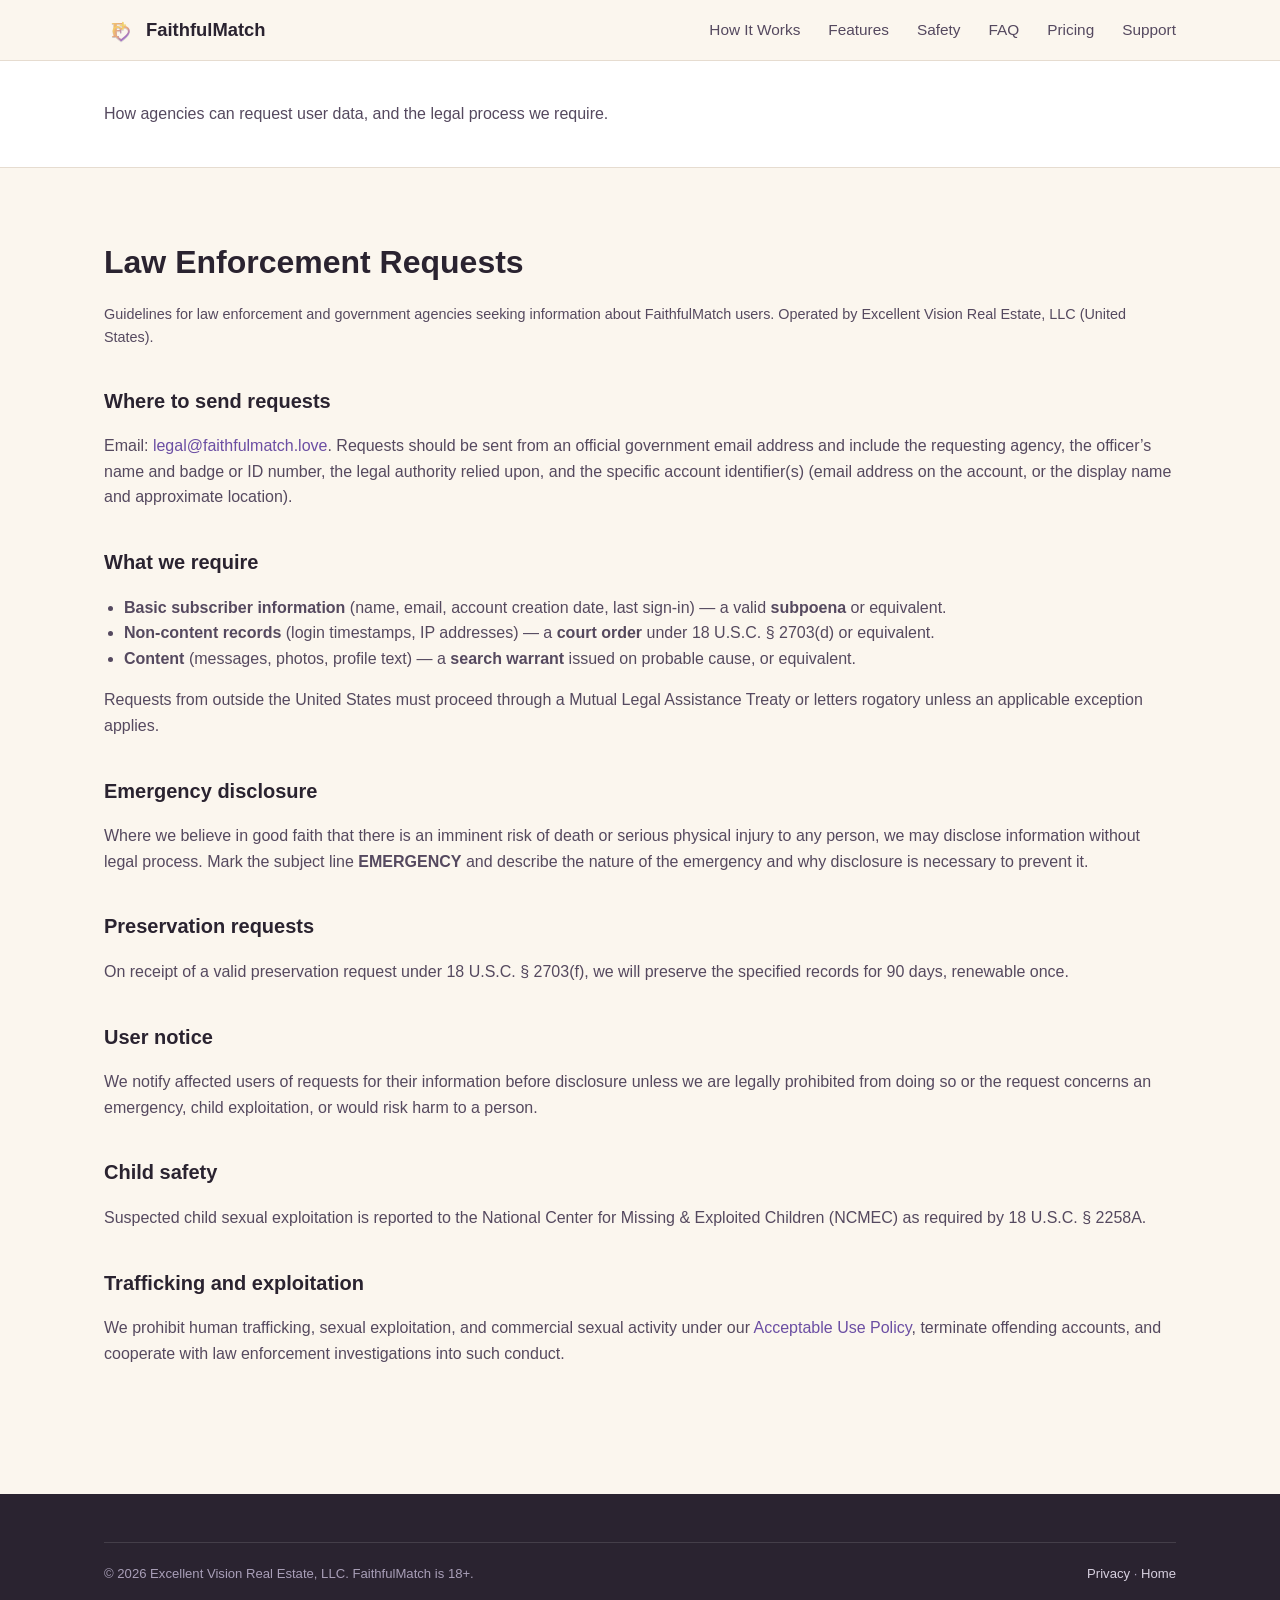
<file: law-enforcement/index.html>
<!DOCTYPE html>
<html lang="en">
<head>
<meta charset="UTF-8">
<meta name="viewport" content="width=device-width, initial-scale=1.0">
<title>Law Enforcement Requests &mdash; FaithfulMatch</title>
<meta name="description" content="How law enforcement can request FaithfulMatch user data: legal process required, emergency disclosure, preservation requests, and contact.">
<link rel="canonical" href="https://faithfulmatch.love/law-enforcement/">
<link rel="icon" href="../assets/images/brand/favicon.svg" type="image/svg+xml">
<link rel="stylesheet" href="../assets/css/style.css?v=2">
</head>
<body>
<a href="#main" class="skip-link">Skip to content</a>
<header class="site-header">
  <div class="container">
    <a href="../" class="brand-logo">
      <img src="../assets/images/brand/symbol.svg" alt="" width="32" height="32">
      FaithfulMatch
    </a>
    <button class="nav-toggle" aria-label="Toggle navigation menu" aria-expanded="false">☰</button>
    <nav class="main-nav" aria-label="Primary">
      <a href="../#how-it-works">How It Works</a>
      <a href="../#features">Features</a>
      <a href="../#safety">Safety</a>
      <a href="../#faq">FAQ</a>
      <a href="../pricing/">Pricing</a>
      <a href="../support/">Support</a>
    </nav>
  </div>
</header>

<div class="page-hero-simple">
  <div class="container">
    <p>How agencies can request user data, and the legal process we require.</p>
  </div>
</div>

<main id="main" class="legal-page">
  <div class="container">
    <h1>Law Enforcement Requests</h1>
    <p class="legal-meta">Guidelines for law enforcement and government agencies seeking information about FaithfulMatch users. Operated by Excellent Vision Real Estate, LLC (United States).</p>

    <h2>Where to send requests</h2>
    <p>Email: <a href="mailto:legal@faithfulmatch.love">legal@faithfulmatch.love</a>. Requests should be sent from an official government email address and include the requesting agency, the officer&rsquo;s name and badge or ID number, the legal authority relied upon, and the specific account identifier(s) (email address on the account, or the display name and approximate location).</p>

    <h2>What we require</h2>
    <ul>
      <li><strong>Basic subscriber information</strong> (name, email, account creation date, last sign-in) &mdash; a valid <strong>subpoena</strong> or equivalent.</li>
      <li><strong>Non-content records</strong> (login timestamps, IP addresses) &mdash; a <strong>court order</strong> under 18 U.S.C. &sect; 2703(d) or equivalent.</li>
      <li><strong>Content</strong> (messages, photos, profile text) &mdash; a <strong>search warrant</strong> issued on probable cause, or equivalent.</li>
    </ul>
    <p>Requests from outside the United States must proceed through a Mutual Legal Assistance Treaty or letters rogatory unless an applicable exception applies.</p>

    <h2>Emergency disclosure</h2>
    <p>Where we believe in good faith that there is an imminent risk of death or serious physical injury to any person, we may disclose information without legal process. Mark the subject line <strong>EMERGENCY</strong> and describe the nature of the emergency and why disclosure is necessary to prevent it.</p>

    <h2>Preservation requests</h2>
    <p>On receipt of a valid preservation request under 18 U.S.C. &sect; 2703(f), we will preserve the specified records for 90 days, renewable once.</p>

    <h2>User notice</h2>
    <p>We notify affected users of requests for their information before disclosure unless we are legally prohibited from doing so or the request concerns an emergency, child exploitation, or would risk harm to a person.</p>

    <h2>Child safety</h2>
    <p>Suspected child sexual exploitation is reported to the National Center for Missing &amp; Exploited Children (NCMEC) as required by 18 U.S.C. &sect; 2258A.</p>

    <h2>Trafficking and exploitation</h2>
    <p>We prohibit human trafficking, sexual exploitation, and commercial sexual activity under our <a href="../acceptable-use/">Acceptable Use Policy</a>, terminate offending accounts, and cooperate with law enforcement investigations into such conduct.</p>
  </div>
</main>

<footer class="site-footer">
  <div class="container">
    <div class="footer-bottom">
      <span>© 2026 Excellent Vision Real Estate, LLC. FaithfulMatch is 18+.</span>
      <span><a href="../privacy/">Privacy</a> · <a href="../">Home</a></span>
    </div>
  </div>
</footer>

<script src="../assets/js/config.js?v=3"></script>
<script src="../assets/js/main.js?v=3"></script>
<script src="../assets/js/analytics.js?v=1"></script>
</body>
</html>
</file>
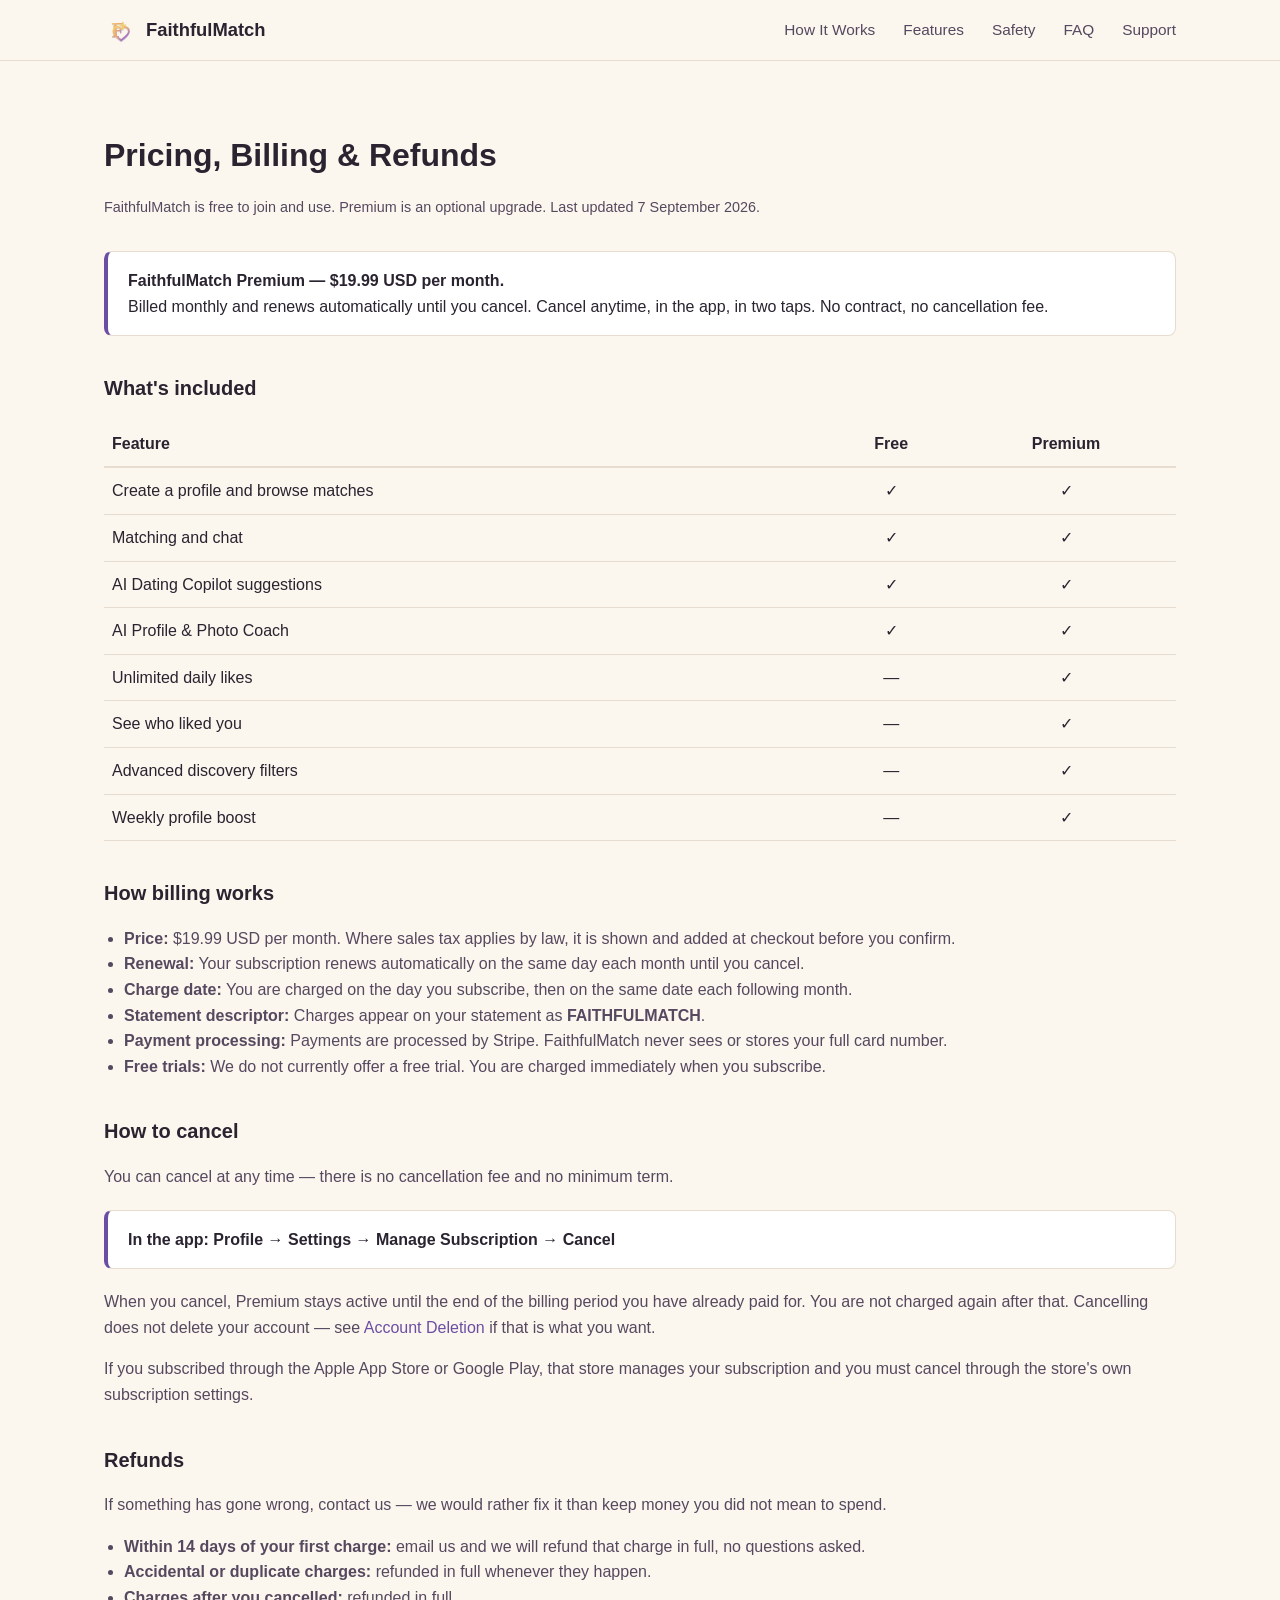
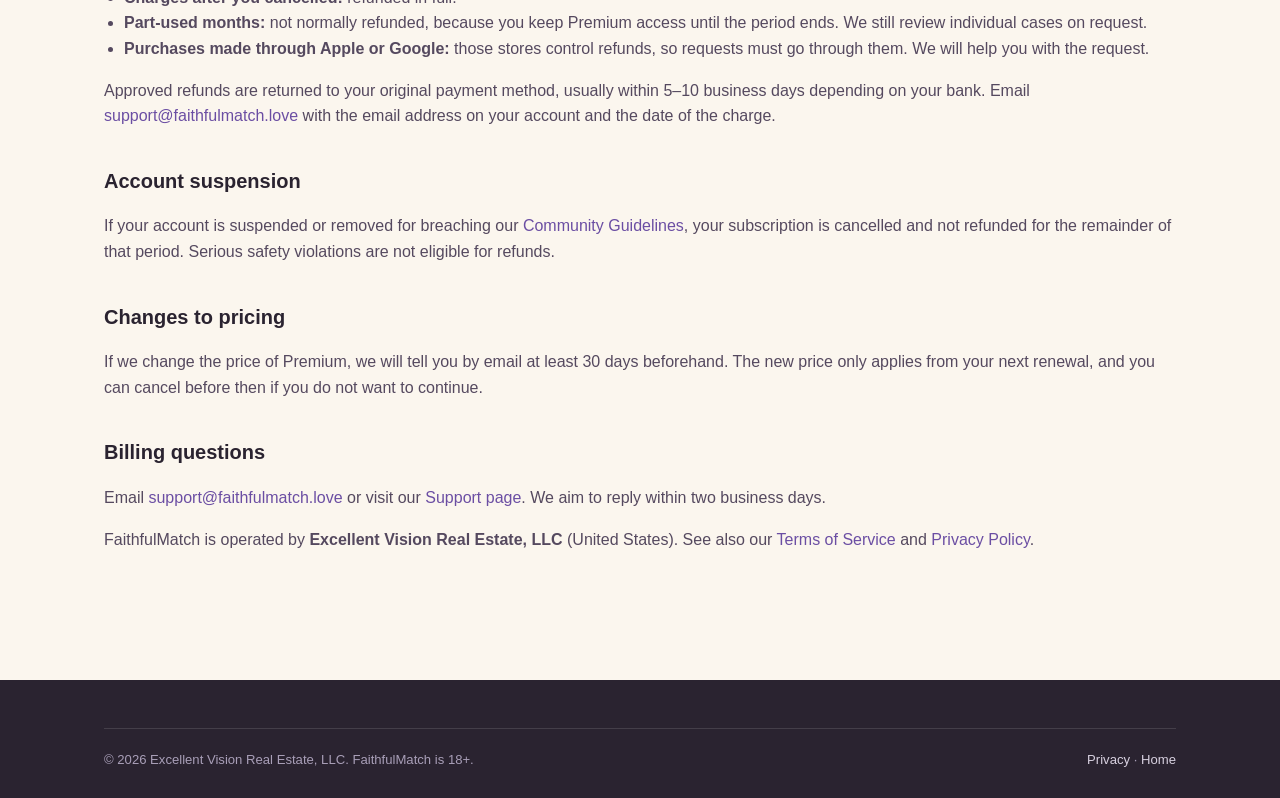
<file: pricing/index.html>
<!DOCTYPE html>
<html lang="en">
<head>
<meta charset="UTF-8">
<meta name="viewport" content="width=device-width, initial-scale=1.0">
<title>Pricing, Billing &amp; Refunds — FaithfulMatch</title>
<meta name="description" content="FaithfulMatch is free to use. Premium is $19.99 per month, billed monthly, cancel anytime. Full billing, cancellation and refund terms.">
<link rel="canonical" href="https://faithfulmatch.love/pricing/">
<link rel="icon" href="../assets/images/brand/favicon.svg" type="image/svg+xml">
<link rel="stylesheet" href="../assets/css/style.css?v=2">
</head>
<body>
<a href="#main" class="skip-link">Skip to content</a>
<header class="site-header">
  <div class="container">
    <a href="../" class="brand-logo">
      <img src="../assets/images/brand/symbol.svg" alt="" width="32" height="32">
      FaithfulMatch
    </a>
    <button class="nav-toggle" aria-label="Toggle navigation menu" aria-expanded="false">☰</button>
    <nav class="main-nav" aria-label="Primary">
      <a href="../#how-it-works">How It Works</a>
      <a href="../#features">Features</a>
      <a href="../#safety">Safety</a>
      <a href="../#faq">FAQ</a>
      <a href="../support/">Support</a>
    </nav>
  </div>
</header>

<main id="main" class="legal-page">
  <div class="container">
    <h1>Pricing, Billing &amp; Refunds</h1>
    <p class="legal-meta">FaithfulMatch is free to join and use. Premium is an optional upgrade. Last updated 7 September 2026.</p>

    <div class="callout">
      <strong>FaithfulMatch Premium — $19.99 USD per month.</strong><br>
      Billed monthly and renews automatically until you cancel. Cancel anytime, in the app, in two taps. No contract, no cancellation fee.
    </div>

    <h2>What's included</h2>
    <table style="width:100%;border-collapse:collapse;margin:16px 0;">
      <thead>
        <tr>
          <th style="text-align:left;padding:10px 8px;border-bottom:2px solid var(--fm-border);">Feature</th>
          <th style="text-align:center;padding:10px 8px;border-bottom:2px solid var(--fm-border);">Free</th>
          <th style="text-align:center;padding:10px 8px;border-bottom:2px solid var(--fm-border);">Premium</th>
        </tr>
      </thead>
      <tbody>
        <tr><td style="padding:10px 8px;border-bottom:1px solid var(--fm-border);">Create a profile and browse matches</td><td style="text-align:center;padding:10px 8px;border-bottom:1px solid var(--fm-border);">✓</td><td style="text-align:center;padding:10px 8px;border-bottom:1px solid var(--fm-border);">✓</td></tr>
        <tr><td style="padding:10px 8px;border-bottom:1px solid var(--fm-border);">Matching and chat</td><td style="text-align:center;padding:10px 8px;border-bottom:1px solid var(--fm-border);">✓</td><td style="text-align:center;padding:10px 8px;border-bottom:1px solid var(--fm-border);">✓</td></tr>
        <tr><td style="padding:10px 8px;border-bottom:1px solid var(--fm-border);">AI Dating Copilot suggestions</td><td style="text-align:center;padding:10px 8px;border-bottom:1px solid var(--fm-border);">✓</td><td style="text-align:center;padding:10px 8px;border-bottom:1px solid var(--fm-border);">✓</td></tr>
        <tr><td style="padding:10px 8px;border-bottom:1px solid var(--fm-border);">AI Profile &amp; Photo Coach</td><td style="text-align:center;padding:10px 8px;border-bottom:1px solid var(--fm-border);">✓</td><td style="text-align:center;padding:10px 8px;border-bottom:1px solid var(--fm-border);">✓</td></tr>
        <tr><td style="padding:10px 8px;border-bottom:1px solid var(--fm-border);">Unlimited daily likes</td><td style="text-align:center;padding:10px 8px;border-bottom:1px solid var(--fm-border);">—</td><td style="text-align:center;padding:10px 8px;border-bottom:1px solid var(--fm-border);">✓</td></tr>
        <tr><td style="padding:10px 8px;border-bottom:1px solid var(--fm-border);">See who liked you</td><td style="text-align:center;padding:10px 8px;border-bottom:1px solid var(--fm-border);">—</td><td style="text-align:center;padding:10px 8px;border-bottom:1px solid var(--fm-border);">✓</td></tr>
        <tr><td style="padding:10px 8px;border-bottom:1px solid var(--fm-border);">Advanced discovery filters</td><td style="text-align:center;padding:10px 8px;border-bottom:1px solid var(--fm-border);">—</td><td style="text-align:center;padding:10px 8px;border-bottom:1px solid var(--fm-border);">✓</td></tr>
        <tr><td style="padding:10px 8px;border-bottom:1px solid var(--fm-border);">Weekly profile boost</td><td style="text-align:center;padding:10px 8px;border-bottom:1px solid var(--fm-border);">—</td><td style="text-align:center;padding:10px 8px;border-bottom:1px solid var(--fm-border);">✓</td></tr>
      </tbody>
    </table>

    <h2>How billing works</h2>
    <ul>
      <li><strong>Price:</strong> $19.99 USD per month. Where sales tax applies by law, it is shown and added at checkout before you confirm.</li>
      <li><strong>Renewal:</strong> Your subscription renews automatically on the same day each month until you cancel.</li>
      <li><strong>Charge date:</strong> You are charged on the day you subscribe, then on the same date each following month.</li>
      <li><strong>Statement descriptor:</strong> Charges appear on your statement as <strong>FAITHFULMATCH</strong>.</li>
      <li><strong>Payment processing:</strong> Payments are processed by Stripe. FaithfulMatch never sees or stores your full card number.</li>
      <li><strong>Free trials:</strong> We do not currently offer a free trial. You are charged immediately when you subscribe.</li>
    </ul>

    <h2>How to cancel</h2>
    <p>You can cancel at any time — there is no cancellation fee and no minimum term.</p>
    <div class="callout">
      <strong>In the app: Profile → Settings → Manage Subscription → Cancel</strong>
    </div>
    <p>When you cancel, Premium stays active until the end of the billing period you have already paid for. You are not charged again after that. Cancelling does not delete your account — see <a href="../account-deletion/">Account Deletion</a> if that is what you want.</p>
    <p>If you subscribed through the Apple App Store or Google Play, that store manages your subscription and you must cancel through the store's own subscription settings.</p>

    <h2>Refunds</h2>
    <p>If something has gone wrong, contact us — we would rather fix it than keep money you did not mean to spend.</p>
    <ul>
      <li><strong>Within 14 days of your first charge:</strong> email us and we will refund that charge in full, no questions asked.</li>
      <li><strong>Accidental or duplicate charges:</strong> refunded in full whenever they happen.</li>
      <li><strong>Charges after you cancelled:</strong> refunded in full.</li>
      <li><strong>Part-used months:</strong> not normally refunded, because you keep Premium access until the period ends. We still review individual cases on request.</li>
      <li><strong>Purchases made through Apple or Google:</strong> those stores control refunds, so requests must go through them. We will help you with the request.</li>
    </ul>
    <p>Approved refunds are returned to your original payment method, usually within 5–10 business days depending on your bank. Email <a data-support-email href="mailto:support@faithfulmatch.love">support@faithfulmatch.love</a> with the email address on your account and the date of the charge.</p>

    <h2>Account suspension</h2>
    <p>If your account is suspended or removed for breaching our <a href="../community-guidelines/">Community Guidelines</a>, your subscription is cancelled and not refunded for the remainder of that period. Serious safety violations are not eligible for refunds.</p>

    <h2>Changes to pricing</h2>
    <p>If we change the price of Premium, we will tell you by email at least 30 days beforehand. The new price only applies from your next renewal, and you can cancel before then if you do not want to continue.</p>

    <h2>Billing questions</h2>
    <p>Email <a data-support-email href="mailto:support@faithfulmatch.love">support@faithfulmatch.love</a> or visit our <a href="../support/">Support page</a>. We aim to reply within two business days.</p>
    <p>FaithfulMatch is operated by <strong>Excellent Vision Real Estate, LLC</strong> (United States). See also our <a href="../terms/">Terms of Service</a> and <a href="../privacy/">Privacy Policy</a>.</p>
  </div>
</main>

<footer class="site-footer">
  <div class="container">
    <div class="footer-bottom">
      <span>© 2026 Excellent Vision Real Estate, LLC. FaithfulMatch is 18+.</span>
      <span><a href="../privacy/">Privacy</a> · <a href="../">Home</a></span>
    </div>
  </div>
</footer>

<script src="../assets/js/config.js?v=3"></script>
<script src="../assets/js/main.js?v=3"></script>
<script src="../assets/js/analytics.js?v=1"></script>
</body>
</html>
</file>
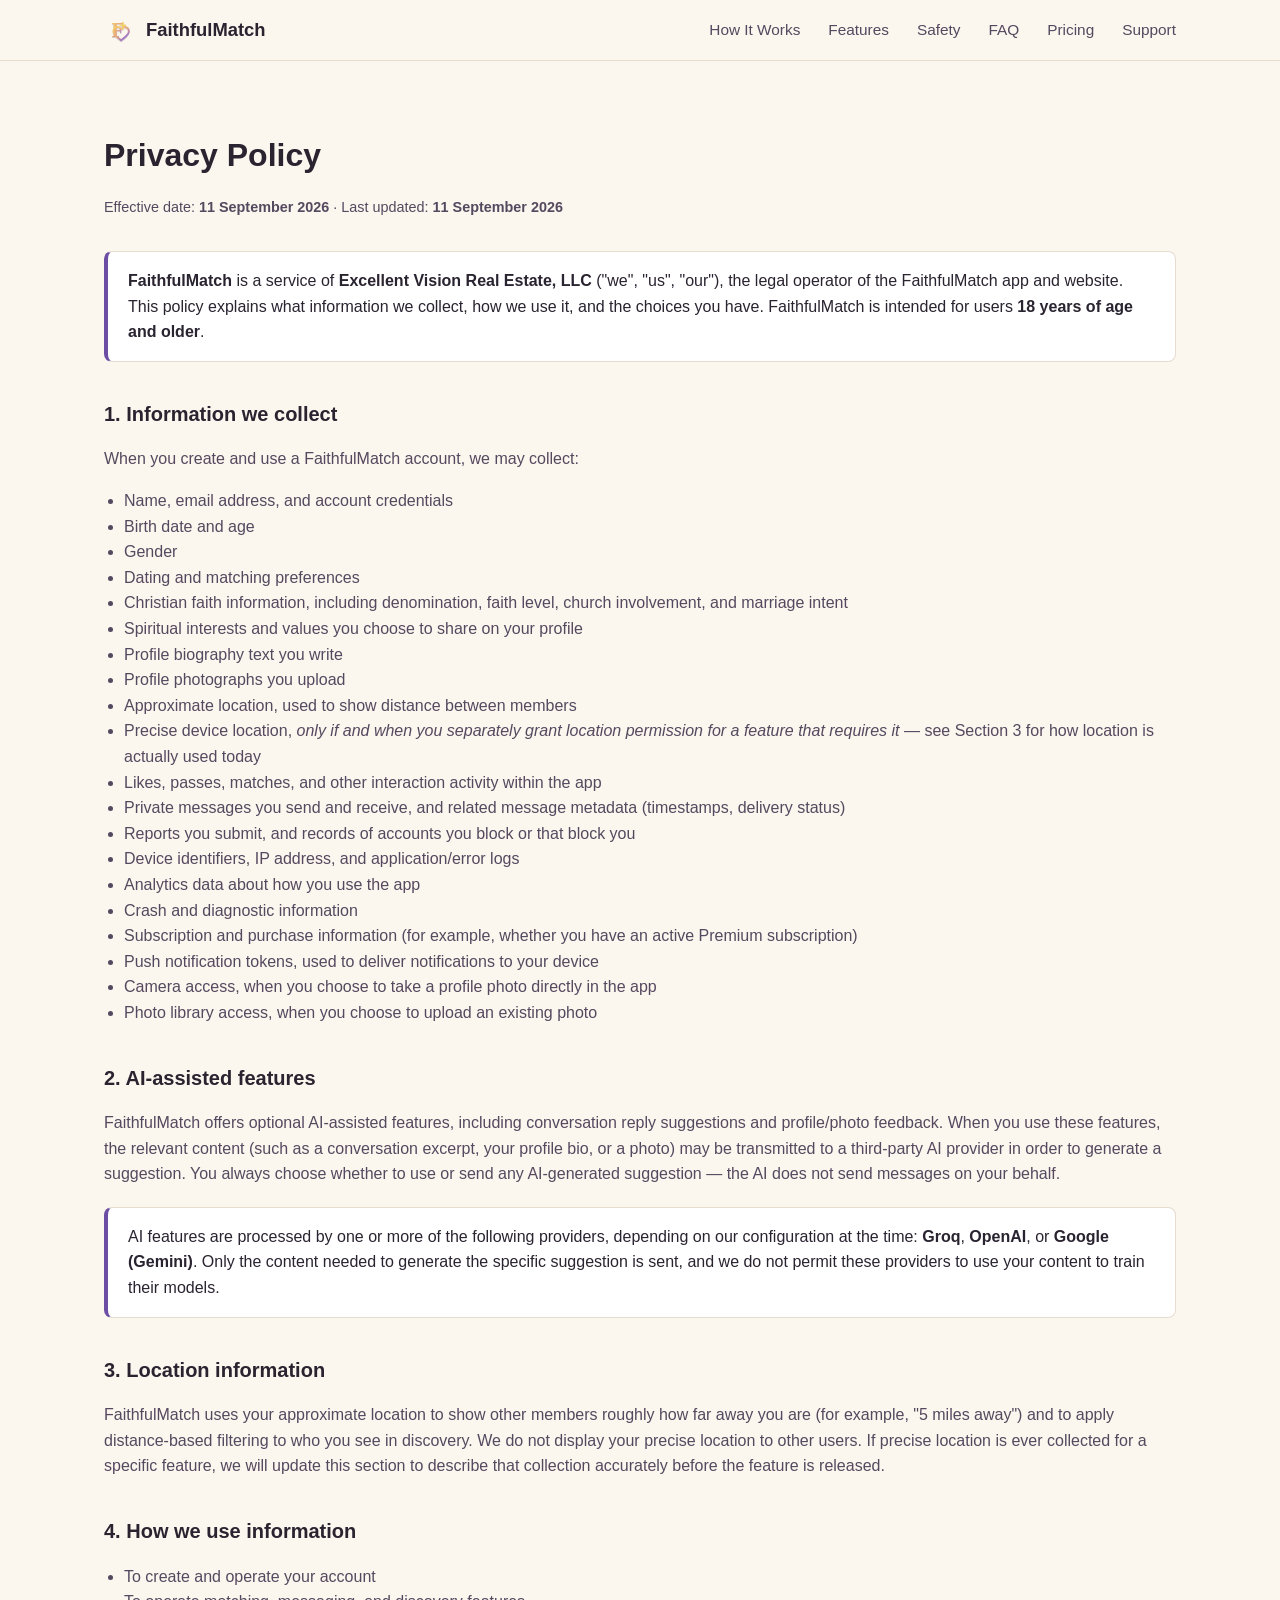
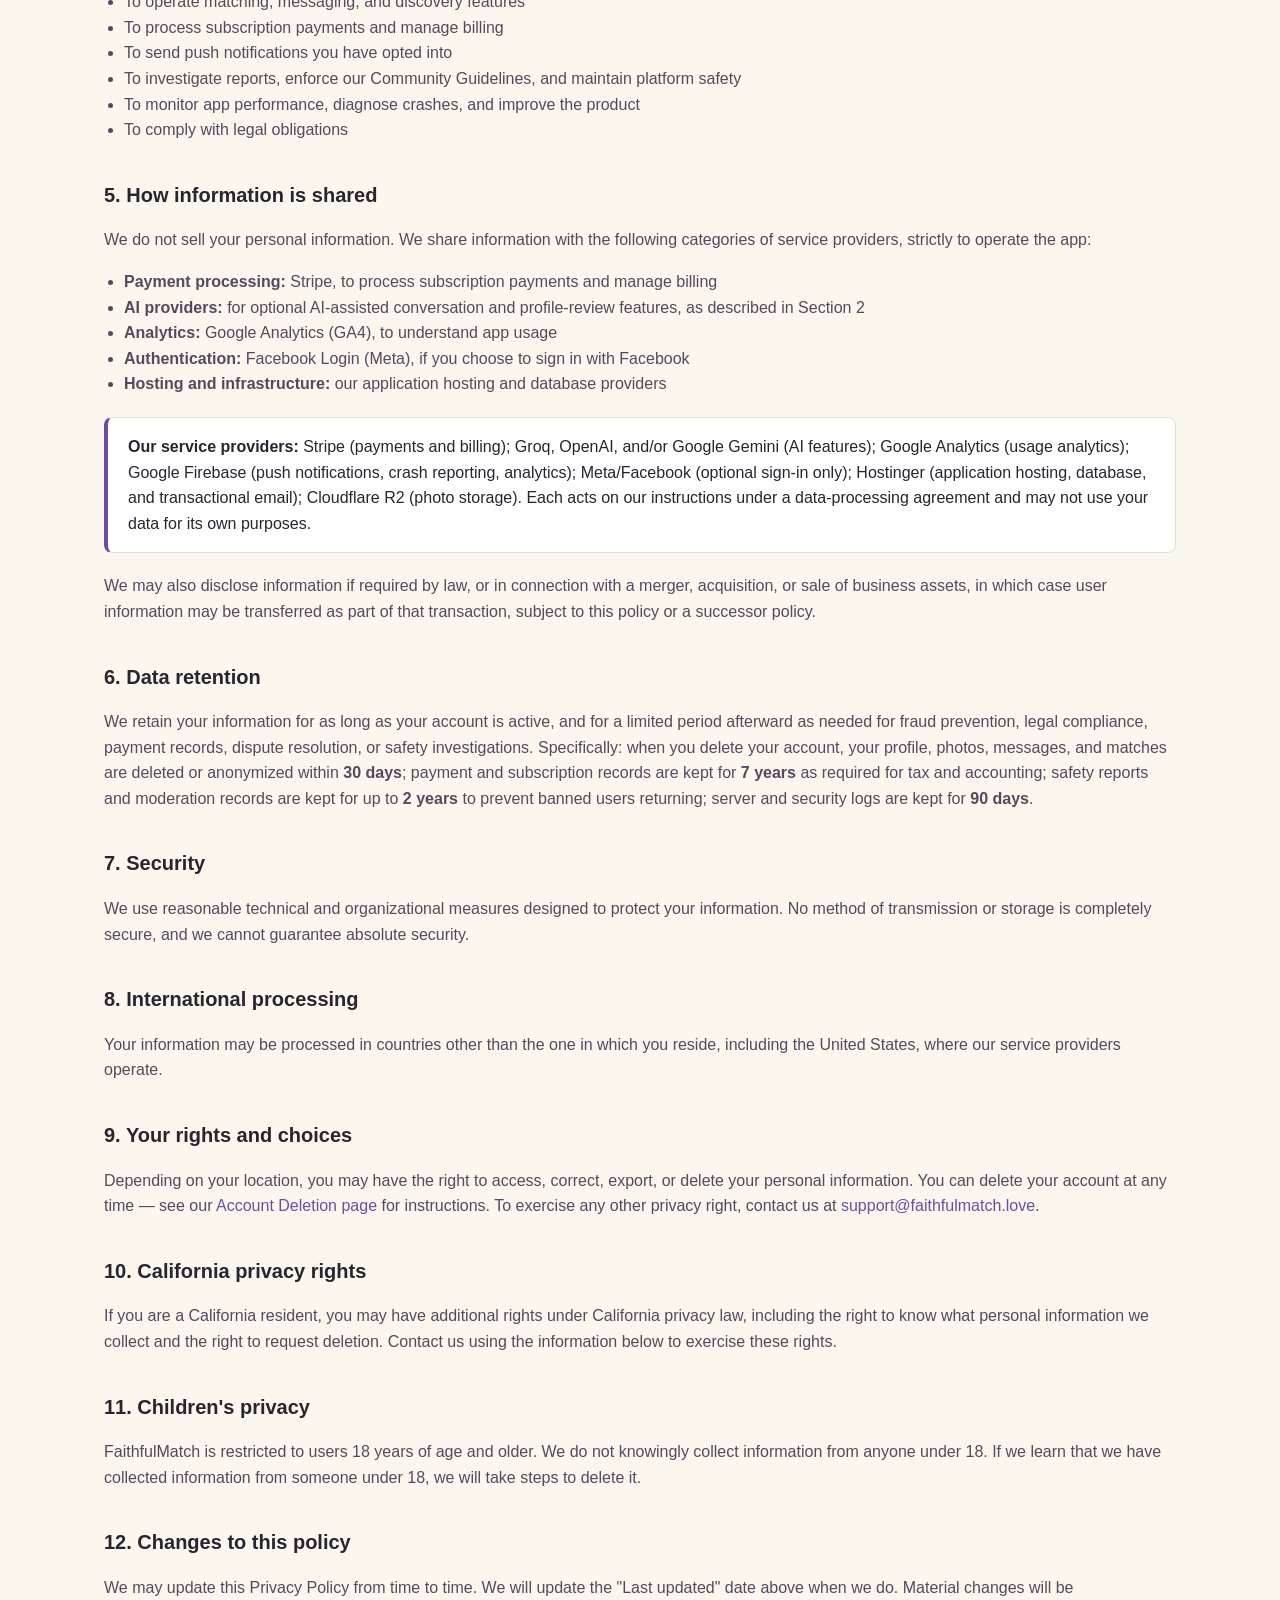
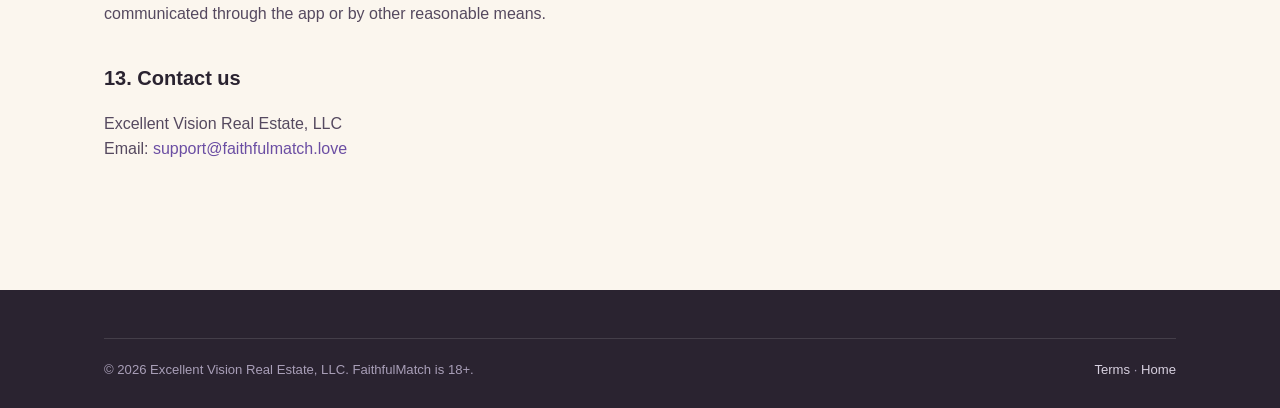
<file: privacy/index.html>
<!DOCTYPE html>
<html lang="en">
<head>
<meta charset="UTF-8">
<meta name="viewport" content="width=device-width, initial-scale=1.0">
<title>Privacy Policy — FaithfulMatch</title>
<meta name="description" content="How FaithfulMatch collects, uses and protects your information.">
<link rel="canonical" href="https://faithfulmatch.love/privacy/">
<link rel="icon" href="../assets/images/brand/favicon.svg" type="image/svg+xml">
<link rel="stylesheet" href="../assets/css/style.css?v=2">
</head>
<body>
<a href="#main" class="skip-link">Skip to content</a>
<header class="site-header">
  <div class="container">
    <a href="../" class="brand-logo">
      <img src="../assets/images/brand/symbol.svg" alt="" width="32" height="32">
      FaithfulMatch
    </a>
    <button class="nav-toggle" aria-label="Toggle navigation menu" aria-expanded="false">☰</button>
    <nav class="main-nav" aria-label="Primary">
      <a href="../#how-it-works">How It Works</a>
      <a href="../#features">Features</a>
      <a href="../#safety">Safety</a>
      <a href="../#faq">FAQ</a>
      <a href="../pricing/">Pricing</a>
      <a href="../support/">Support</a>
    </nav>
  </div>
</header>

<main id="main" class="legal-page">
  <div class="container">
    <h1>Privacy Policy</h1>
    <p class="legal-meta">Effective date: <strong>11 September 2026</strong> · Last updated: <strong>11 September 2026</strong></p>

    <div class="callout">
      <strong>FaithfulMatch</strong> is a service of <strong>Excellent Vision Real Estate, LLC</strong> ("we", "us", "our"), the legal operator of the FaithfulMatch app and website. This policy explains what information we collect, how we use it, and the choices you have. FaithfulMatch is intended for users <strong>18 years of age and older</strong>.
    </div>

    <h2>1. Information we collect</h2>
    <p>When you create and use a FaithfulMatch account, we may collect:</p>
    <ul>
      <li>Name, email address, and account credentials</li>
      <li>Birth date and age</li>
      <li>Gender</li>
      <li>Dating and matching preferences</li>
      <li>Christian faith information, including denomination, faith level, church involvement, and marriage intent</li>
      <li>Spiritual interests and values you choose to share on your profile</li>
      <li>Profile biography text you write</li>
      <li>Profile photographs you upload</li>
      <li>Approximate location, used to show distance between members</li>
      <li>Precise device location, <em>only if and when you separately grant location permission for a feature that requires it</em> — see Section 3 for how location is actually used today</li>
      <li>Likes, passes, matches, and other interaction activity within the app</li>
      <li>Private messages you send and receive, and related message metadata (timestamps, delivery status)</li>
      <li>Reports you submit, and records of accounts you block or that block you</li>
      <li>Device identifiers, IP address, and application/error logs</li>
      <li>Analytics data about how you use the app</li>
      <li>Crash and diagnostic information</li>
      <li>Subscription and purchase information (for example, whether you have an active Premium subscription)</li>
      <li>Push notification tokens, used to deliver notifications to your device</li>
      <li>Camera access, when you choose to take a profile photo directly in the app</li>
      <li>Photo library access, when you choose to upload an existing photo</li>
    </ul>

    <h2>2. AI-assisted features</h2>
    <p>FaithfulMatch offers optional AI-assisted features, including conversation reply suggestions and profile/photo feedback. When you use these features, the relevant content (such as a conversation excerpt, your profile bio, or a photo) may be transmitted to a third-party AI provider in order to generate a suggestion. You always choose whether to use or send any AI-generated suggestion — the AI does not send messages on your behalf.</p>
    <div class="callout">AI features are processed by one or more of the following providers, depending on our configuration at the time: <strong>Groq</strong>, <strong>OpenAI</strong>, or <strong>Google (Gemini)</strong>. Only the content needed to generate the specific suggestion is sent, and we do not permit these providers to use your content to train their models.</div>

    <h2>3. Location information</h2>
    <p>FaithfulMatch uses your approximate location to show other members roughly how far away you are (for example, "5 miles away") and to apply distance-based filtering to who you see in discovery. We do not display your precise location to other users. If precise location is ever collected for a specific feature, we will update this section to describe that collection accurately before the feature is released.</p>

    <h2>4. How we use information</h2>
    <ul>
      <li>To create and operate your account</li>
      <li>To operate matching, messaging, and discovery features</li>
      <li>To process subscription payments and manage billing</li>
      <li>To send push notifications you have opted into</li>
      <li>To investigate reports, enforce our Community Guidelines, and maintain platform safety</li>
      <li>To monitor app performance, diagnose crashes, and improve the product</li>
      <li>To comply with legal obligations</li>
    </ul>

    <h2>5. How information is shared</h2>
    <p>We do not sell your personal information. We share information with the following categories of service providers, strictly to operate the app:</p>
    <ul>
      <li><strong>Payment processing:</strong> Stripe, to process subscription payments and manage billing</li>
      <li><strong>AI providers:</strong> for optional AI-assisted conversation and profile-review features, as described in Section 2</li>
      <li><strong>Analytics:</strong> Google Analytics (GA4), to understand app usage</li>
      <li><strong>Authentication:</strong> Facebook Login (Meta), if you choose to sign in with Facebook</li>
      <li><strong>Hosting and infrastructure:</strong> our application hosting and database providers</li>
    </ul>
    <div class="callout"><strong>Our service providers:</strong> Stripe (payments and billing); Groq, OpenAI, and/or Google Gemini (AI features); Google Analytics (usage analytics); Google Firebase (push notifications, crash reporting, analytics); Meta/Facebook (optional sign-in only); Hostinger (application hosting, database, and transactional email); Cloudflare R2 (photo storage). Each acts on our instructions under a data-processing agreement and may not use your data for its own purposes.</div>
    <p>We may also disclose information if required by law, or in connection with a merger, acquisition, or sale of business assets, in which case user information may be transferred as part of that transaction, subject to this policy or a successor policy.</p>

    <h2>6. Data retention</h2>
    <p>We retain your information for as long as your account is active, and for a limited period afterward as needed for fraud prevention, legal compliance, payment records, dispute resolution, or safety investigations. Specifically: when you delete your account, your profile, photos, messages, and matches are deleted or anonymized within <strong>30 days</strong>; payment and subscription records are kept for <strong>7 years</strong> as required for tax and accounting; safety reports and moderation records are kept for up to <strong>2 years</strong> to prevent banned users returning; server and security logs are kept for <strong>90 days</strong>.</p>

    <h2>7. Security</h2>
    <p>We use reasonable technical and organizational measures designed to protect your information. No method of transmission or storage is completely secure, and we cannot guarantee absolute security.</p>

    <h2>8. International processing</h2>
    <p>Your information may be processed in countries other than the one in which you reside, including the United States, where our service providers operate.</p>

    <h2>9. Your rights and choices</h2>
    <p>Depending on your location, you may have the right to access, correct, export, or delete your personal information. You can delete your account at any time — see our <a href="../account-deletion/">Account Deletion page</a> for instructions. To exercise any other privacy right, contact us at <a data-support-email href="mailto:support@faithfulmatch.love">support@faithfulmatch.love</a>.</p>

    <h2>10. California privacy rights</h2>
    <p>If you are a California resident, you may have additional rights under California privacy law, including the right to know what personal information we collect and the right to request deletion. Contact us using the information below to exercise these rights.</p>

    <h2>11. Children's privacy</h2>
    <p>FaithfulMatch is restricted to users 18 years of age and older. We do not knowingly collect information from anyone under 18. If we learn that we have collected information from someone under 18, we will take steps to delete it.</p>

    <h2>12. Changes to this policy</h2>
    <p>We may update this Privacy Policy from time to time. We will update the "Last updated" date above when we do. Material changes will be communicated through the app or by other reasonable means.</p>

    <h2>13. Contact us</h2>
    <p>Excellent Vision Real Estate, LLC<br>
    Email: <a data-support-email href="mailto:support@faithfulmatch.love">support@faithfulmatch.love</a></p>
  </div>
</main>

<footer class="site-footer">
  <div class="container">
    <div class="footer-bottom">
      <span>© 2026 Excellent Vision Real Estate, LLC. FaithfulMatch is 18+.</span>
      <span><a href="../terms/">Terms</a> · <a href="../">Home</a></span>
    </div>
  </div>
</footer>

<script src="../assets/js/config.js?v=3"></script>
<script src="../assets/js/main.js?v=3"></script>
<script src="../assets/js/analytics.js?v=1"></script>
</body>
</html>
</file>
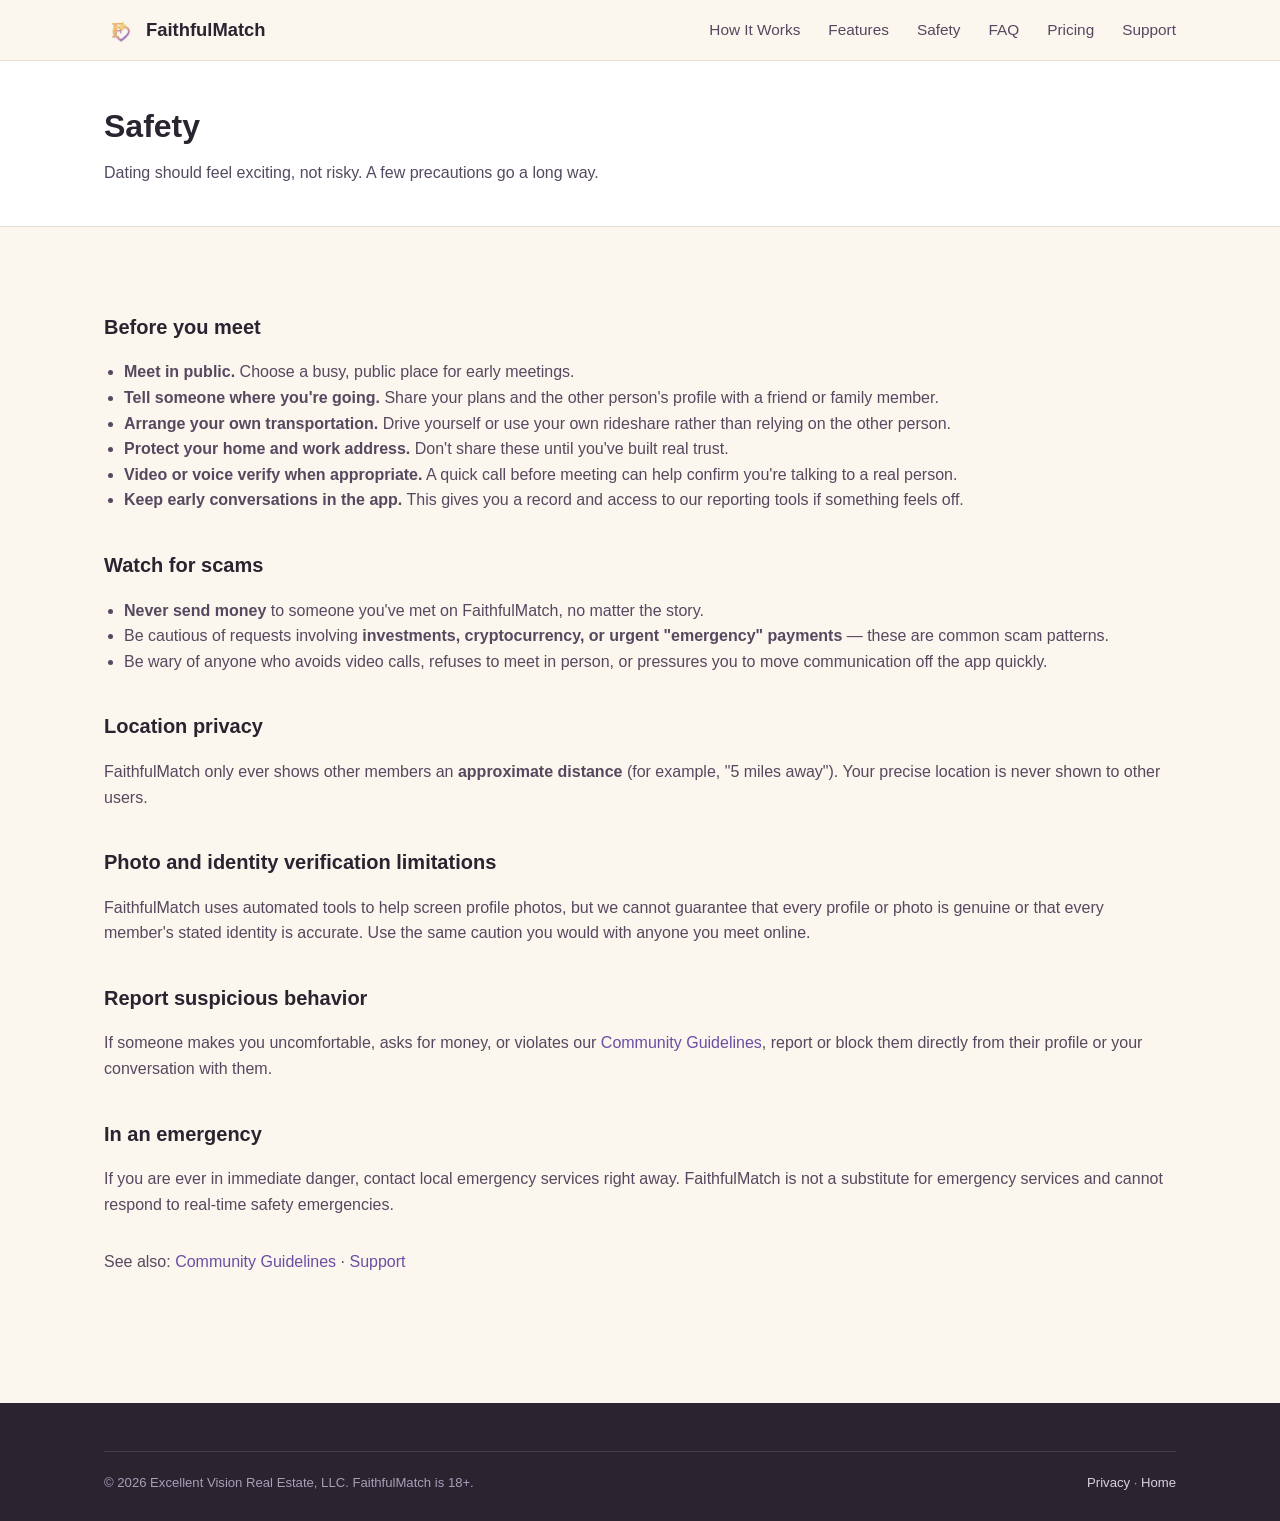
<file: safety/index.html>
<!DOCTYPE html>
<html lang="en">
<head>
<meta charset="UTF-8">
<meta name="viewport" content="width=device-width, initial-scale=1.0">
<title>Safety — FaithfulMatch</title>
<meta name="description" content="Safety tips for meeting people from FaithfulMatch.">
<link rel="canonical" href="https://faithfulmatch.love/safety/">
<link rel="icon" href="../assets/images/brand/favicon.svg" type="image/svg+xml">
<link rel="stylesheet" href="../assets/css/style.css?v=2">
</head>
<body>
<a href="#main" class="skip-link">Skip to content</a>
<header class="site-header">
  <div class="container">
    <a href="../" class="brand-logo">
      <img src="../assets/images/brand/symbol.svg" alt="" width="32" height="32">
      FaithfulMatch
    </a>
    <button class="nav-toggle" aria-label="Toggle navigation menu" aria-expanded="false">☰</button>
    <nav class="main-nav" aria-label="Primary">
      <a href="../#how-it-works">How It Works</a>
      <a href="../#features">Features</a>
      <a href="../#safety">Safety</a>
      <a href="../#faq">FAQ</a>
      <a href="../pricing/">Pricing</a>
      <a href="../support/">Support</a>
    </nav>
  </div>
</header>

<div class="page-hero-simple">
  <div class="container">
    <h1>Safety</h1>
    <p>Dating should feel exciting, not risky. A few precautions go a long way.</p>
  </div>
</div>

<main id="main" class="legal-page">
  <div class="container">
    <h2>Before you meet</h2>
    <ul>
      <li><strong>Meet in public.</strong> Choose a busy, public place for early meetings.</li>
      <li><strong>Tell someone where you're going.</strong> Share your plans and the other person's profile with a friend or family member.</li>
      <li><strong>Arrange your own transportation.</strong> Drive yourself or use your own rideshare rather than relying on the other person.</li>
      <li><strong>Protect your home and work address.</strong> Don't share these until you've built real trust.</li>
      <li><strong>Video or voice verify when appropriate.</strong> A quick call before meeting can help confirm you're talking to a real person.</li>
      <li><strong>Keep early conversations in the app.</strong> This gives you a record and access to our reporting tools if something feels off.</li>
    </ul>

    <h2>Watch for scams</h2>
    <ul>
      <li><strong>Never send money</strong> to someone you've met on FaithfulMatch, no matter the story.</li>
      <li>Be cautious of requests involving <strong>investments, cryptocurrency, or urgent "emergency" payments</strong> — these are common scam patterns.</li>
      <li>Be wary of anyone who avoids video calls, refuses to meet in person, or pressures you to move communication off the app quickly.</li>
    </ul>

    <h2>Location privacy</h2>
    <p>FaithfulMatch only ever shows other members an <strong>approximate distance</strong> (for example, "5 miles away"). Your precise location is never shown to other users.</p>

    <h2>Photo and identity verification limitations</h2>
    <p>FaithfulMatch uses automated tools to help screen profile photos, but we cannot guarantee that every profile or photo is genuine or that every member's stated identity is accurate. Use the same caution you would with anyone you meet online.</p>

    <h2>Report suspicious behavior</h2>
    <p>If someone makes you uncomfortable, asks for money, or violates our <a href="../community-guidelines/">Community Guidelines</a>, report or block them directly from their profile or your conversation with them.</p>

    <h2>In an emergency</h2>
    <p>If you are ever in immediate danger, contact local emergency services right away. FaithfulMatch is not a substitute for emergency services and cannot respond to real-time safety emergencies.</p>

    <p style="margin-top:32px;">See also: <a href="../community-guidelines/">Community Guidelines</a> · <a href="../support/">Support</a></p>
  </div>
</main>

<footer class="site-footer">
  <div class="container">
    <div class="footer-bottom">
      <span>© 2026 Excellent Vision Real Estate, LLC. FaithfulMatch is 18+.</span>
      <span><a href="../privacy/">Privacy</a> · <a href="../">Home</a></span>
    </div>
  </div>
</footer>

<script src="../assets/js/config.js?v=3"></script>
<script src="../assets/js/main.js?v=3"></script>
<script src="../assets/js/analytics.js?v=1"></script>
</body>
</html>
</file>
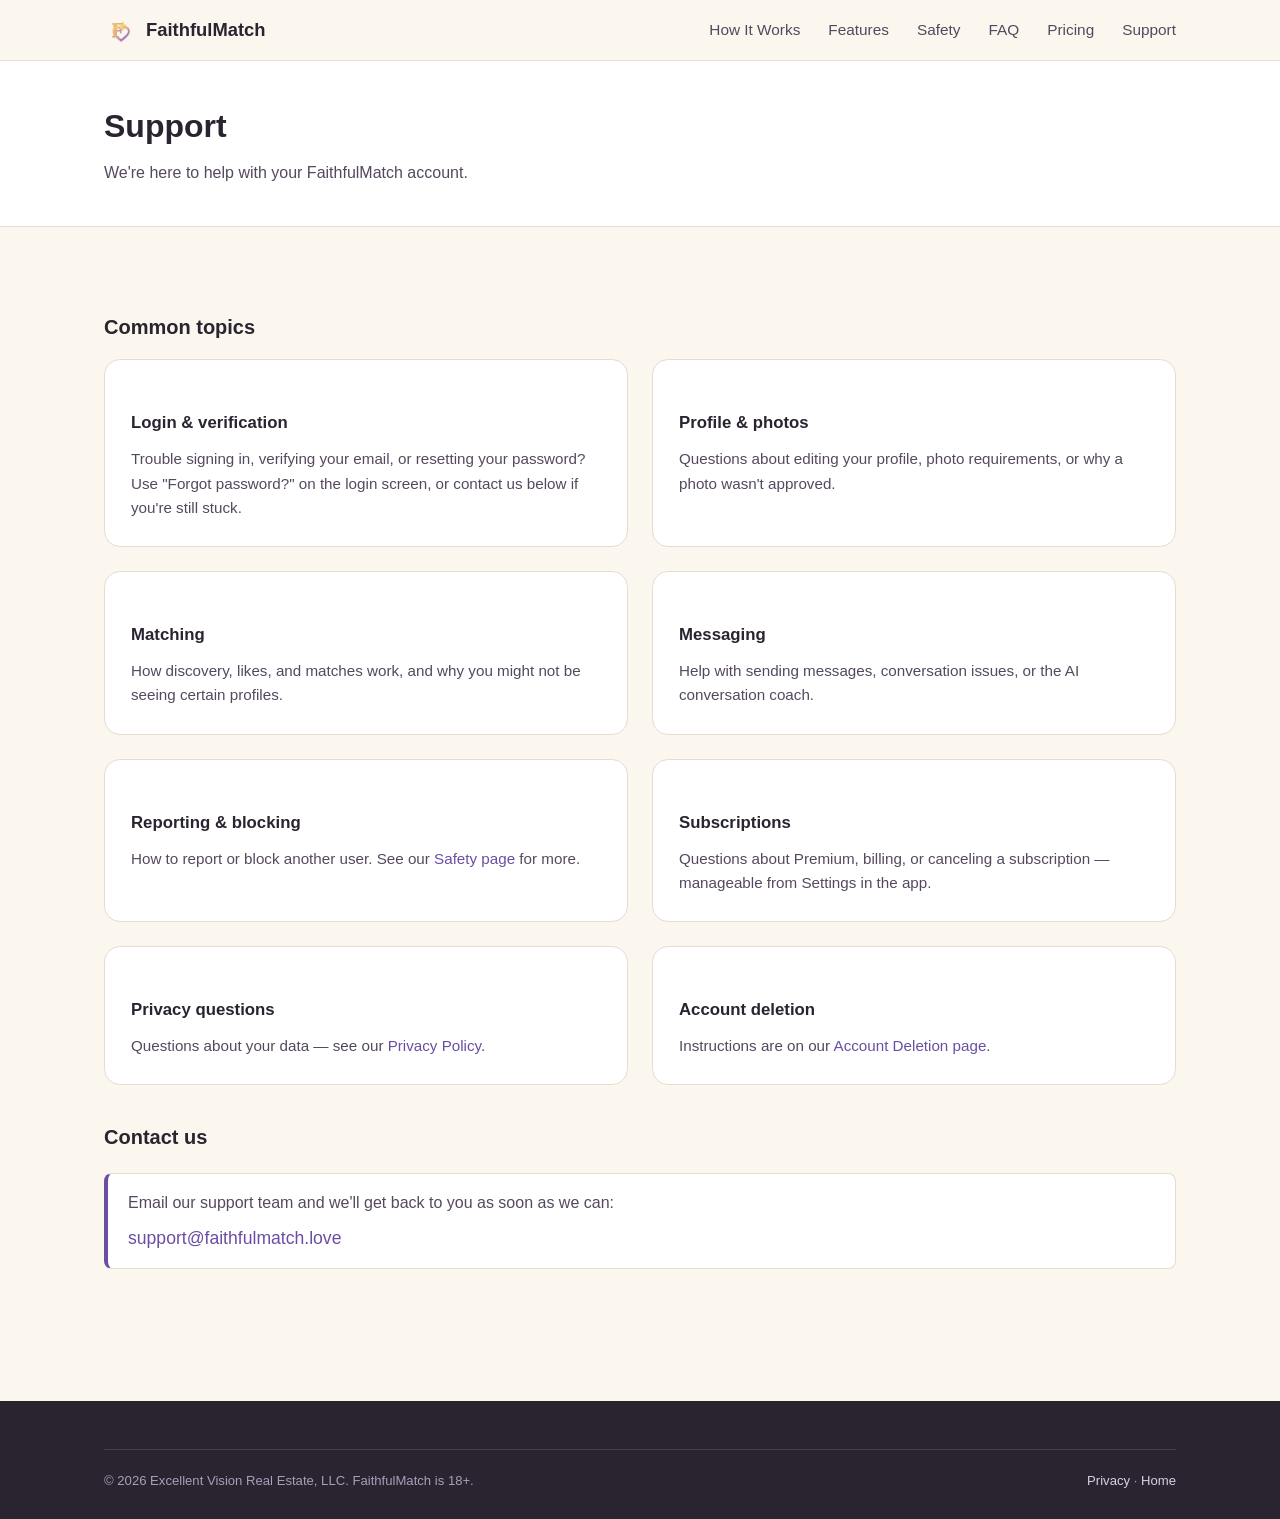
<file: support/index.html>
<!DOCTYPE html>
<html lang="en">
<head>
<meta charset="UTF-8">
<meta name="viewport" content="width=device-width, initial-scale=1.0">
<title>Support — FaithfulMatch</title>
<meta name="description" content="Get help with your FaithfulMatch account, matching, messaging, subscriptions and more.">
<link rel="canonical" href="https://faithfulmatch.love/support/">
<link rel="icon" href="../assets/images/brand/favicon.svg" type="image/svg+xml">
<link rel="stylesheet" href="../assets/css/style.css?v=2">
</head>
<body>
<a href="#main" class="skip-link">Skip to content</a>
<header class="site-header">
  <div class="container">
    <a href="../" class="brand-logo">
      <img src="../assets/images/brand/symbol.svg" alt="" width="32" height="32">
      FaithfulMatch
    </a>
    <button class="nav-toggle" aria-label="Toggle navigation menu" aria-expanded="false">☰</button>
    <nav class="main-nav" aria-label="Primary">
      <a href="../#how-it-works">How It Works</a>
      <a href="../#features">Features</a>
      <a href="../#safety">Safety</a>
      <a href="../#faq">FAQ</a>
      <a href="../pricing/">Pricing</a>
      <a href="../support/">Support</a>
    </nav>
  </div>
</header>

<div class="page-hero-simple">
  <div class="container">
    <h1>Support</h1>
    <p>We're here to help with your FaithfulMatch account.</p>
  </div>
</div>

<main id="main" class="legal-page">
  <div class="container">
    <h2>Common topics</h2>
    <div class="grid grid-2">
      <div class="card"><h3>Login &amp; verification</h3><p>Trouble signing in, verifying your email, or resetting your password? Use "Forgot password?" on the login screen, or contact us below if you're still stuck.</p></div>
      <div class="card"><h3>Profile &amp; photos</h3><p>Questions about editing your profile, photo requirements, or why a photo wasn't approved.</p></div>
      <div class="card"><h3>Matching</h3><p>How discovery, likes, and matches work, and why you might not be seeing certain profiles.</p></div>
      <div class="card"><h3>Messaging</h3><p>Help with sending messages, conversation issues, or the AI conversation coach.</p></div>
      <div class="card"><h3>Reporting &amp; blocking</h3><p>How to report or block another user. See our <a href="../safety/">Safety page</a> for more.</p></div>
      <div class="card"><h3>Subscriptions</h3><p>Questions about Premium, billing, or canceling a subscription — manageable from Settings in the app.</p></div>
      <div class="card"><h3>Privacy questions</h3><p>Questions about your data — see our <a href="../privacy/">Privacy Policy</a>.</p></div>
      <div class="card"><h3>Account deletion</h3><p>Instructions are on our <a href="../account-deletion/">Account Deletion page</a>.</p></div>
    </div>

    <h2>Contact us</h2>
    <div class="callout">
      <p style="margin:0 0 8px;">Email our support team and we'll get back to you as soon as we can:</p>
      <p style="margin:0; font-size:1.1rem;"><a data-support-email href="mailto:support@faithfulmatch.love">support@faithfulmatch.love</a></p>
    </div>
  </div>
</main>

<footer class="site-footer">
  <div class="container">
    <div class="footer-bottom">
      <span>© 2026 Excellent Vision Real Estate, LLC. FaithfulMatch is 18+.</span>
      <span><a href="../privacy/">Privacy</a> · <a href="../">Home</a></span>
    </div>
  </div>
</footer>

<script src="../assets/js/config.js?v=3"></script>
<script src="../assets/js/main.js?v=3"></script>
<script src="../assets/js/analytics.js?v=1"></script>
</body>
</html>
</file>
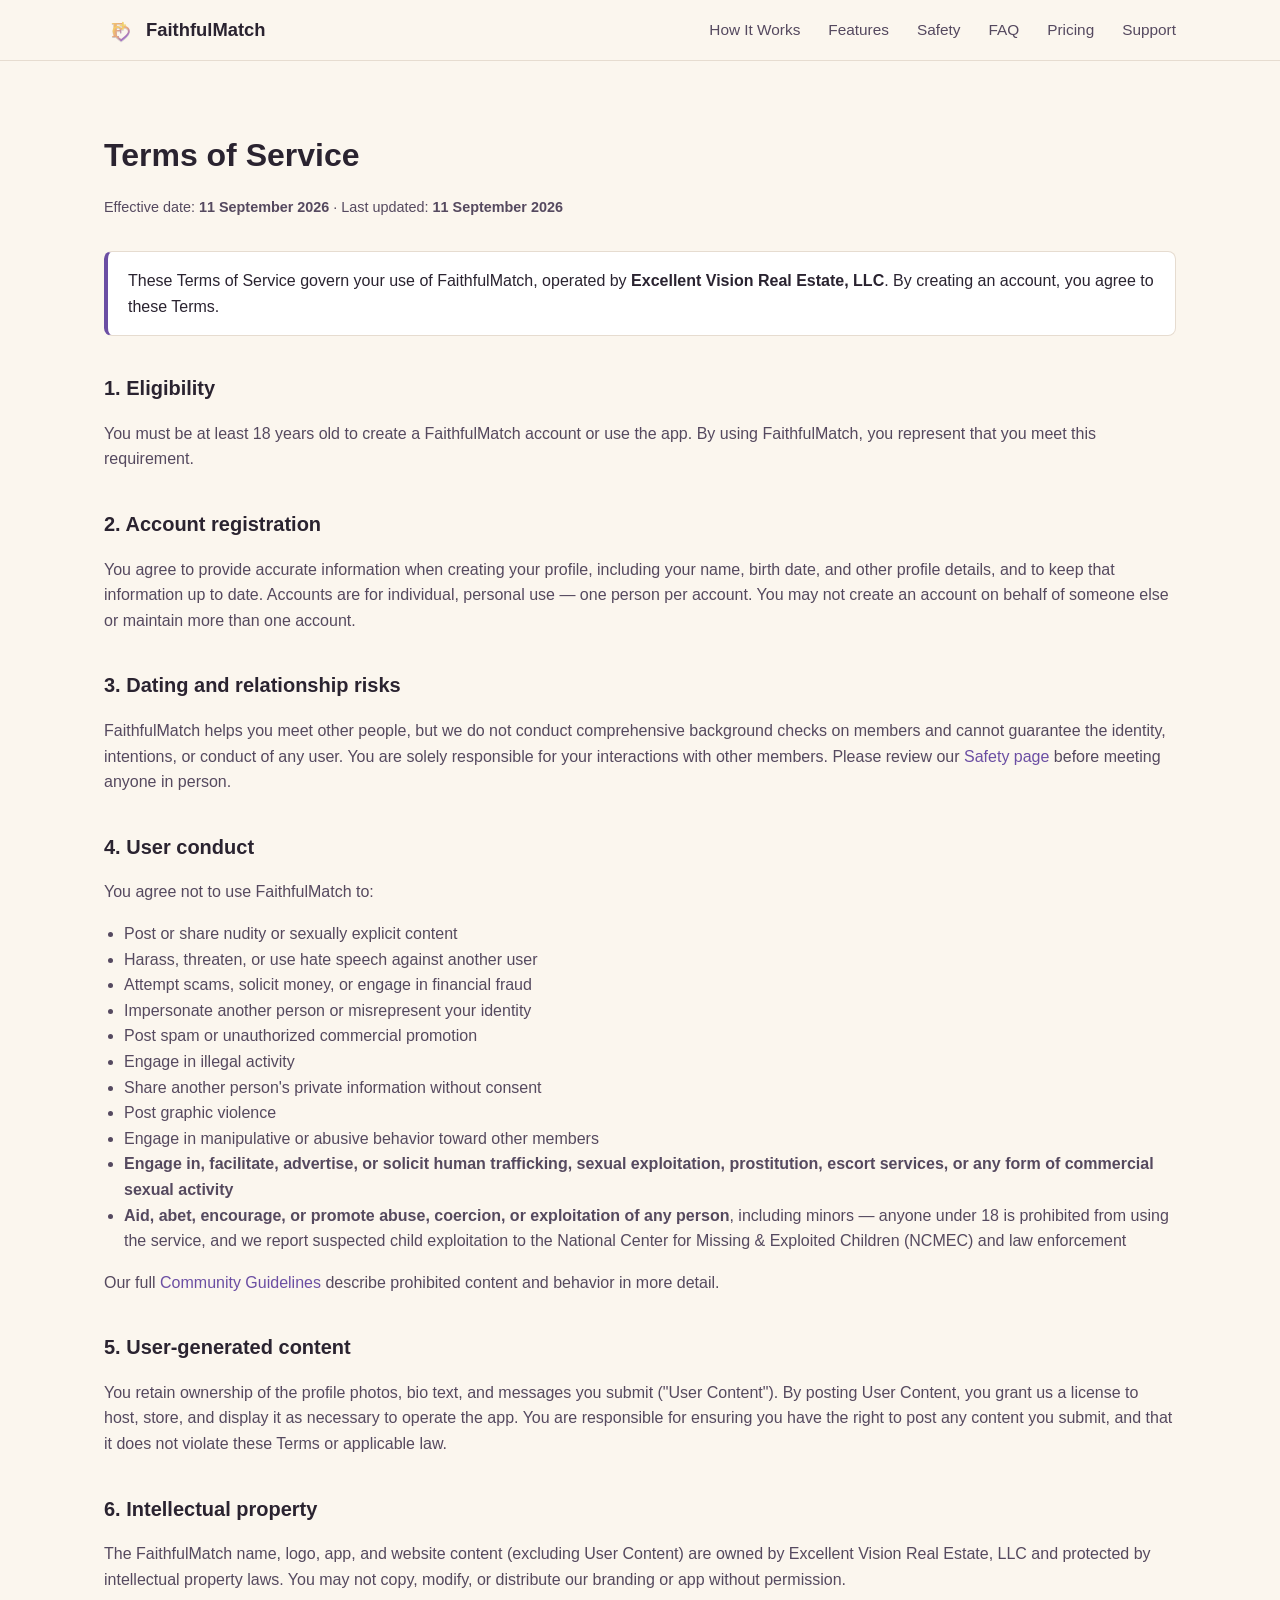
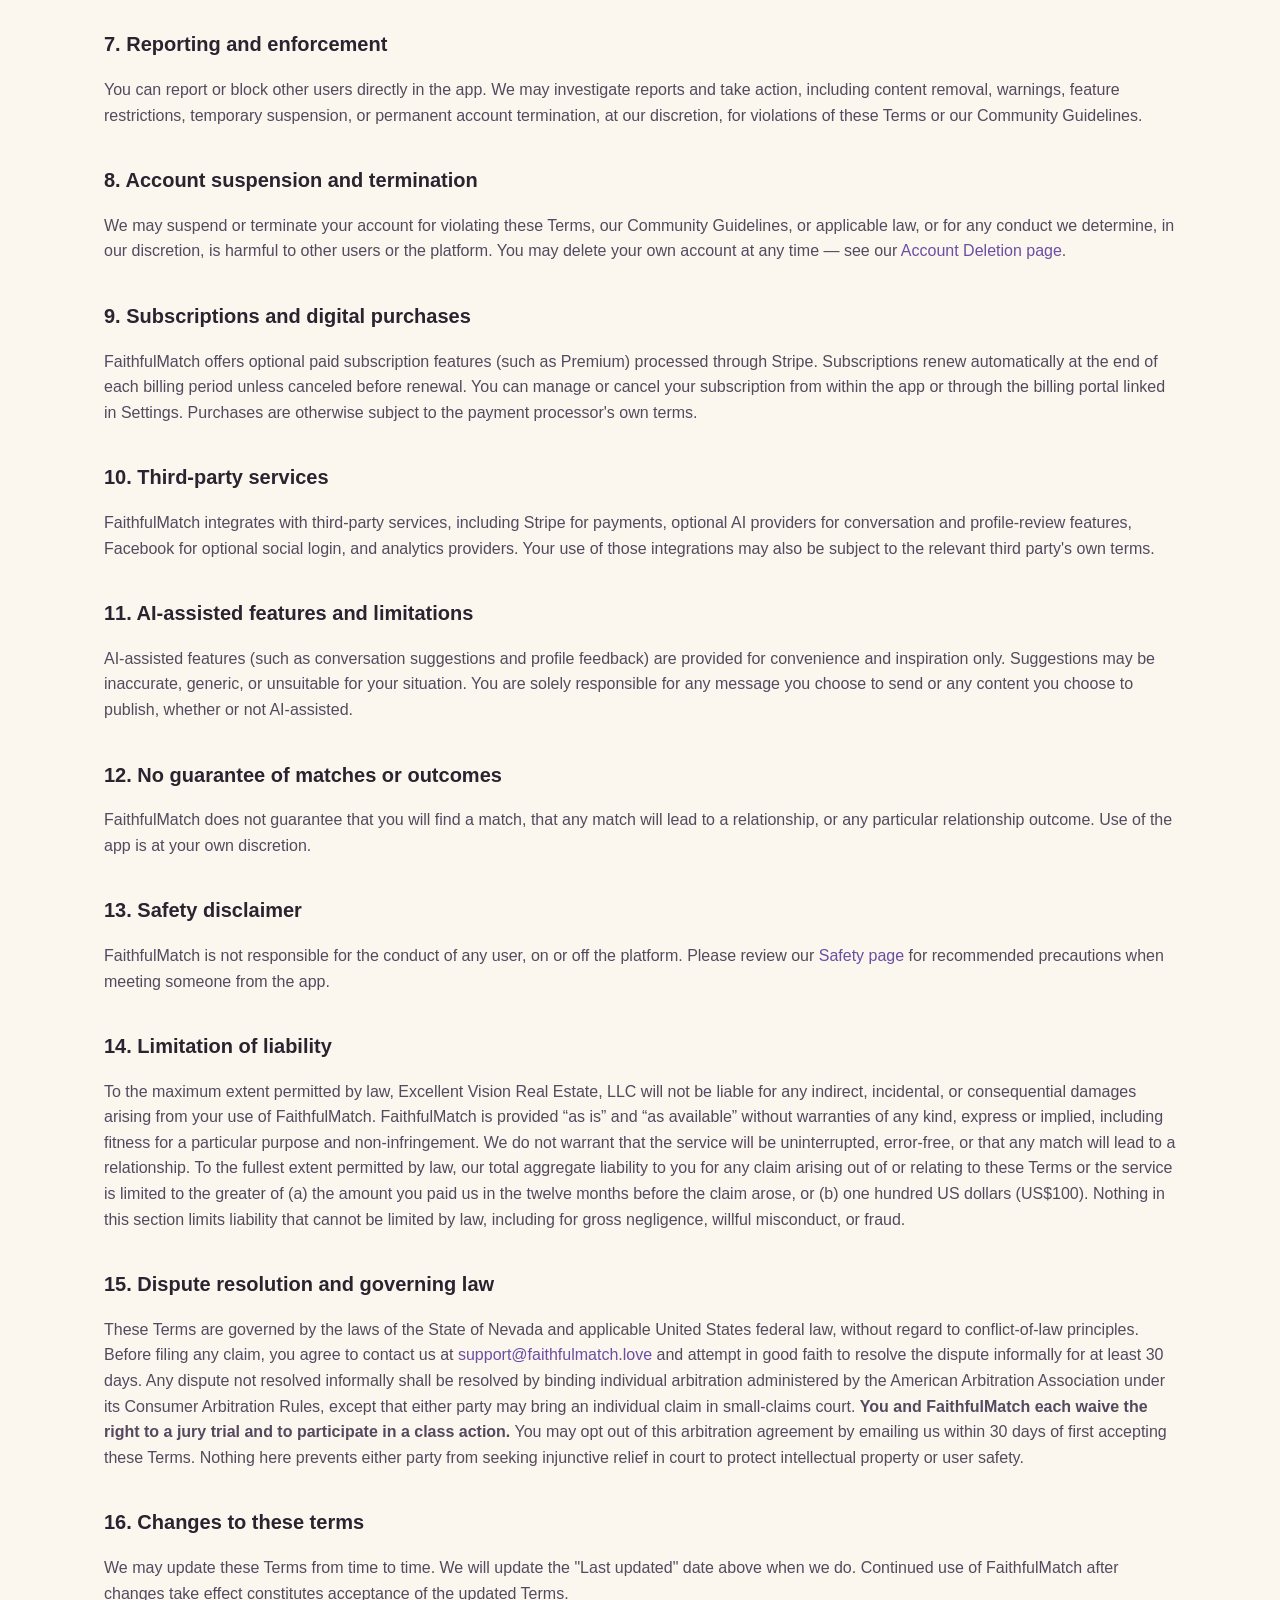
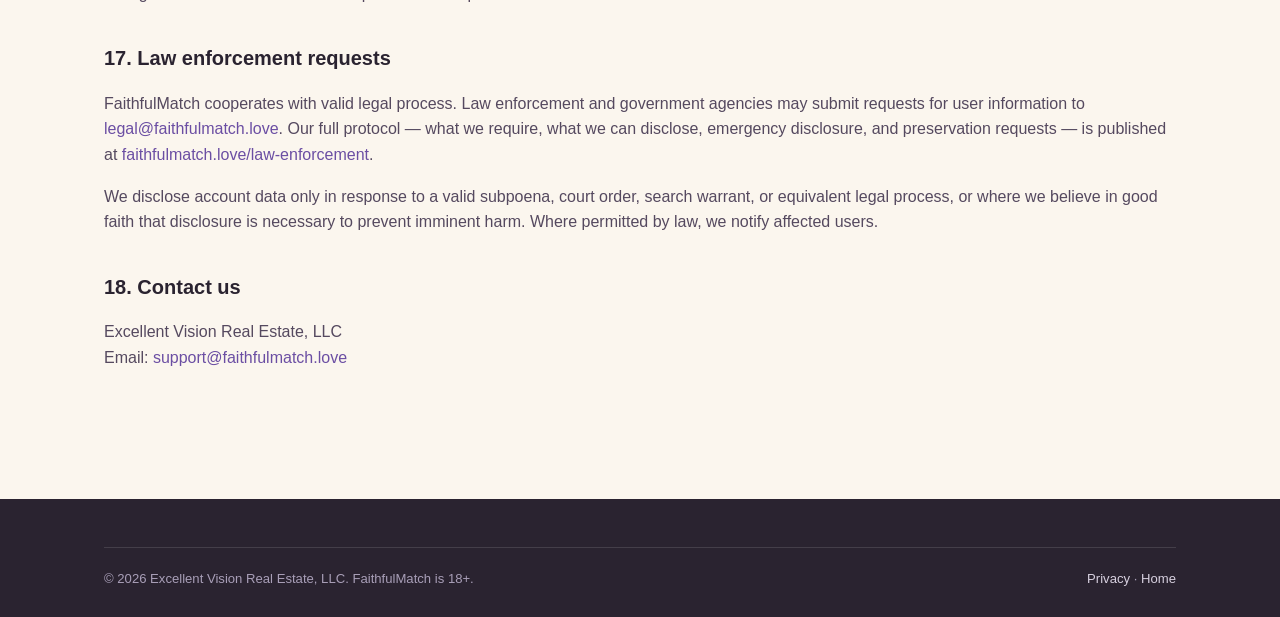
<file: terms/index.html>
<!DOCTYPE html>
<html lang="en">
<head>
<meta charset="UTF-8">
<meta name="viewport" content="width=device-width, initial-scale=1.0">
<title>Terms of Service — FaithfulMatch</title>
<meta name="description" content="The terms that govern your use of FaithfulMatch.">
<link rel="canonical" href="https://faithfulmatch.love/terms/">
<link rel="icon" href="../assets/images/brand/favicon.svg" type="image/svg+xml">
<link rel="stylesheet" href="../assets/css/style.css?v=2">
</head>
<body>
<a href="#main" class="skip-link">Skip to content</a>
<header class="site-header">
  <div class="container">
    <a href="../" class="brand-logo">
      <img src="../assets/images/brand/symbol.svg" alt="" width="32" height="32">
      FaithfulMatch
    </a>
    <button class="nav-toggle" aria-label="Toggle navigation menu" aria-expanded="false">☰</button>
    <nav class="main-nav" aria-label="Primary">
      <a href="../#how-it-works">How It Works</a>
      <a href="../#features">Features</a>
      <a href="../#safety">Safety</a>
      <a href="../#faq">FAQ</a>
      <a href="../pricing/">Pricing</a>
      <a href="../support/">Support</a>
    </nav>
  </div>
</header>

<main id="main" class="legal-page">
  <div class="container">
    <h1>Terms of Service</h1>
    <p class="legal-meta">Effective date: <strong>11 September 2026</strong> · Last updated: <strong>11 September 2026</strong></p>

    <div class="callout">
      These Terms of Service govern your use of FaithfulMatch, operated by <strong>Excellent Vision Real Estate, LLC</strong>. By creating an account, you agree to these Terms.
    </div>

    <h2>1. Eligibility</h2>
    <p>You must be at least 18 years old to create a FaithfulMatch account or use the app. By using FaithfulMatch, you represent that you meet this requirement.</p>

    <h2>2. Account registration</h2>
    <p>You agree to provide accurate information when creating your profile, including your name, birth date, and other profile details, and to keep that information up to date. Accounts are for individual, personal use — one person per account. You may not create an account on behalf of someone else or maintain more than one account.</p>

    <h2>3. Dating and relationship risks</h2>
    <p>FaithfulMatch helps you meet other people, but we do not conduct comprehensive background checks on members and cannot guarantee the identity, intentions, or conduct of any user. You are solely responsible for your interactions with other members. Please review our <a href="../safety/">Safety page</a> before meeting anyone in person.</p>

    <h2>4. User conduct</h2>
    <p>You agree not to use FaithfulMatch to:</p>
    <ul>
      <li>Post or share nudity or sexually explicit content</li>
      <li>Harass, threaten, or use hate speech against another user</li>
      <li>Attempt scams, solicit money, or engage in financial fraud</li>
      <li>Impersonate another person or misrepresent your identity</li>
      <li>Post spam or unauthorized commercial promotion</li>
      <li>Engage in illegal activity</li>
      <li>Share another person's private information without consent</li>
      <li>Post graphic violence</li>
      <li>Engage in manipulative or abusive behavior toward other members</li>
      <li><strong>Engage in, facilitate, advertise, or solicit human trafficking, sexual exploitation, prostitution, escort services, or any form of commercial sexual activity</strong></li>
      <li><strong>Aid, abet, encourage, or promote abuse, coercion, or exploitation of any person</strong>, including minors &mdash; anyone under 18 is prohibited from using the service, and we report suspected child exploitation to the National Center for Missing &amp; Exploited Children (NCMEC) and law enforcement</li>
    </ul>
    <p>Our full <a href="../community-guidelines/">Community Guidelines</a> describe prohibited content and behavior in more detail.</p>

    <h2>5. User-generated content</h2>
    <p>You retain ownership of the profile photos, bio text, and messages you submit ("User Content"). By posting User Content, you grant us a license to host, store, and display it as necessary to operate the app. You are responsible for ensuring you have the right to post any content you submit, and that it does not violate these Terms or applicable law.</p>

    <h2>6. Intellectual property</h2>
    <p>The FaithfulMatch name, logo, app, and website content (excluding User Content) are owned by Excellent Vision Real Estate, LLC and protected by intellectual property laws. You may not copy, modify, or distribute our branding or app without permission.</p>

    <h2>7. Reporting and enforcement</h2>
    <p>You can report or block other users directly in the app. We may investigate reports and take action, including content removal, warnings, feature restrictions, temporary suspension, or permanent account termination, at our discretion, for violations of these Terms or our Community Guidelines.</p>

    <h2>8. Account suspension and termination</h2>
    <p>We may suspend or terminate your account for violating these Terms, our Community Guidelines, or applicable law, or for any conduct we determine, in our discretion, is harmful to other users or the platform. You may delete your own account at any time — see our <a href="../account-deletion/">Account Deletion page</a>.</p>

    <h2>9. Subscriptions and digital purchases</h2>
    <p>FaithfulMatch offers optional paid subscription features (such as Premium) processed through Stripe. Subscriptions renew automatically at the end of each billing period unless canceled before renewal. You can manage or cancel your subscription from within the app or through the billing portal linked in Settings. Purchases are otherwise subject to the payment processor's own terms.</p>

    <h2>10. Third-party services</h2>
    <p>FaithfulMatch integrates with third-party services, including Stripe for payments, optional AI providers for conversation and profile-review features, Facebook for optional social login, and analytics providers. Your use of those integrations may also be subject to the relevant third party's own terms.</p>

    <h2>11. AI-assisted features and limitations</h2>
    <p>AI-assisted features (such as conversation suggestions and profile feedback) are provided for convenience and inspiration only. Suggestions may be inaccurate, generic, or unsuitable for your situation. You are solely responsible for any message you choose to send or any content you choose to publish, whether or not AI-assisted.</p>

    <h2>12. No guarantee of matches or outcomes</h2>
    <p>FaithfulMatch does not guarantee that you will find a match, that any match will lead to a relationship, or any particular relationship outcome. Use of the app is at your own discretion.</p>

    <h2>13. Safety disclaimer</h2>
    <p>FaithfulMatch is not responsible for the conduct of any user, on or off the platform. Please review our <a href="../safety/">Safety page</a> for recommended precautions when meeting someone from the app.</p>

    <h2>14. Limitation of liability</h2>
    <p>To the maximum extent permitted by law, Excellent Vision Real Estate, LLC will not be liable for any indirect, incidental, or consequential damages arising from your use of FaithfulMatch. FaithfulMatch is provided &ldquo;as is&rdquo; and &ldquo;as available&rdquo; without warranties of any kind, express or implied, including fitness for a particular purpose and non-infringement. We do not warrant that the service will be uninterrupted, error-free, or that any match will lead to a relationship. To the fullest extent permitted by law, our total aggregate liability to you for any claim arising out of or relating to these Terms or the service is limited to the greater of (a) the amount you paid us in the twelve months before the claim arose, or (b) one hundred US dollars (US$100). Nothing in this section limits liability that cannot be limited by law, including for gross negligence, willful misconduct, or fraud.</p>

    <h2>15. Dispute resolution and governing law</h2>
    <p>These Terms are governed by the laws of the State of Nevada and applicable United States federal law, without regard to conflict-of-law principles. Before filing any claim, you agree to contact us at <a data-support-email href="mailto:support@faithfulmatch.love">support@faithfulmatch.love</a> and attempt in good faith to resolve the dispute informally for at least 30 days. Any dispute not resolved informally shall be resolved by binding individual arbitration administered by the American Arbitration Association under its Consumer Arbitration Rules, except that either party may bring an individual claim in small-claims court. <strong>You and FaithfulMatch each waive the right to a jury trial and to participate in a class action.</strong> You may opt out of this arbitration agreement by emailing us within 30 days of first accepting these Terms. Nothing here prevents either party from seeking injunctive relief in court to protect intellectual property or user safety.</p>

    <h2>16. Changes to these terms</h2>
    <p>We may update these Terms from time to time. We will update the "Last updated" date above when we do. Continued use of FaithfulMatch after changes take effect constitutes acceptance of the updated Terms.</p>

    <h2>17. Law enforcement requests</h2>
    <p>FaithfulMatch cooperates with valid legal process. Law enforcement and government agencies may submit requests for user information to <a href="mailto:legal@faithfulmatch.love">legal@faithfulmatch.love</a>. Our full protocol &mdash; what we require, what we can disclose, emergency disclosure, and preservation requests &mdash; is published at <a href="../law-enforcement/">faithfulmatch.love/law-enforcement</a>.</p>
    <p>We disclose account data only in response to a valid subpoena, court order, search warrant, or equivalent legal process, or where we believe in good faith that disclosure is necessary to prevent imminent harm. Where permitted by law, we notify affected users.</p>

    <h2>18. Contact us</h2>
    <p>Excellent Vision Real Estate, LLC<br>
    Email: <a data-support-email href="mailto:support@faithfulmatch.love">support@faithfulmatch.love</a></p>
  </div>
</main>

<footer class="site-footer">
  <div class="container">
    <div class="footer-bottom">
      <span>© 2026 Excellent Vision Real Estate, LLC. FaithfulMatch is 18+.</span>
      <span><a href="../privacy/">Privacy</a> · <a href="../">Home</a></span>
    </div>
  </div>
</footer>

<script src="../assets/js/config.js?v=3"></script>
<script src="../assets/js/main.js?v=3"></script>
<script src="../assets/js/analytics.js?v=1"></script>
</body>
</html>
</file>
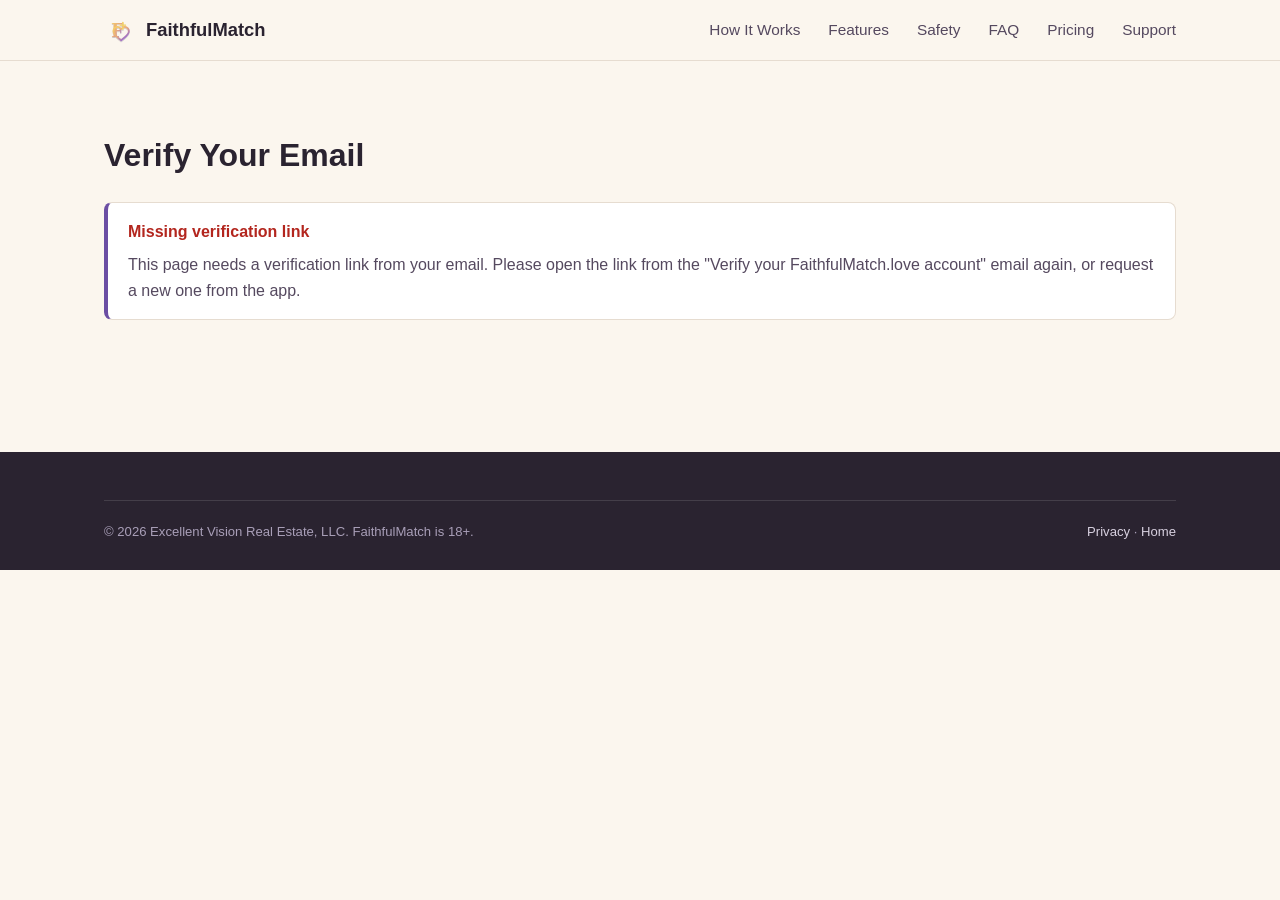
<file: verify-email/index.html>
<!DOCTYPE html>
<html lang="en">
<head>
<meta charset="UTF-8">
<meta name="viewport" content="width=device-width, initial-scale=1.0">
<title>Verify Your Email — FaithfulMatch</title>
<meta name="description" content="Verify your FaithfulMatch account email address.">
<meta name="robots" content="noindex">
<link rel="canonical" href="https://faithfulmatch.love/verify-email/">
<link rel="icon" href="../assets/images/brand/favicon.svg" type="image/svg+xml">
<link rel="stylesheet" href="../assets/css/style.css?v=2">
<script src="../assets/js/config.js?v=3"></script>
</head>
<body>
<a href="#main" class="skip-link">Skip to content</a>
<header class="site-header">
  <div class="container">
    <a href="../" class="brand-logo">
      <img src="../assets/images/brand/symbol.svg" alt="" width="32" height="32">
      FaithfulMatch
    </a>
    <button class="nav-toggle" aria-label="Toggle navigation menu" aria-expanded="false">☰</button>
    <nav class="main-nav" aria-label="Primary">
      <a href="../#how-it-works">How It Works</a>
      <a href="../#features">Features</a>
      <a href="../#safety">Safety</a>
      <a href="../#faq">FAQ</a>
      <a href="../pricing/">Pricing</a>
      <a href="../support/">Support</a>
    </nav>
  </div>
</header>

<main id="main" class="legal-page">
  <div class="container">
    <h1>Verify Your Email</h1>

    <div id="verify-loading">
      <p>Verifying your email address…</p>
    </div>

    <div id="verify-success" class="callout" style="display:none;">
      <p style="color:var(--fm-success);font-weight:600;margin:0 0 8px;">✓ Your email has been verified!</p>
      <p id="verify-success-message" style="margin:0 0 16px;"></p>
      <p style="margin:0;">You can now open the FaithfulMatch app and log in.</p>
    </div>

    <div id="verify-error" class="callout" style="display:none;">
      <p style="color:#b3261e;font-weight:600;margin:0 0 8px;">We couldn't verify your email</p>
      <p id="verify-error-message" style="margin:0 0 16px;"></p>
      <p style="margin:0;">The link may have expired (links are valid for 24 hours) or already been used. Open the app and request a new verification email, or contact <a data-support-email href="mailto:support@faithfulmatch.love">support@faithfulmatch.love</a>.</p>
    </div>

    <div id="verify-missing-token" class="callout" style="display:none;">
      <p style="color:#b3261e;font-weight:600;margin:0 0 8px;">Missing verification link</p>
      <p style="margin:0;">This page needs a verification link from your email. Please open the link from the "Verify your FaithfulMatch.love account" email again, or request a new one from the app.</p>
    </div>

    <script>
      (function () {
        var loading = document.getElementById('verify-loading');
        var success = document.getElementById('verify-success');
        var error = document.getElementById('verify-error');
        var missingToken = document.getElementById('verify-missing-token');

        function show(el) {
          loading.style.display = 'none';
          success.style.display = 'none';
          error.style.display = 'none';
          missingToken.style.display = 'none';
          el.style.display = 'block';
        }

        var params = new URLSearchParams(window.location.search);
        var token = params.get('token');

        if (!token) {
          show(missingToken);
          return;
        }

        var apiUrl = (window.FM_CONFIG && window.FM_CONFIG.apiUrl) || '';
        fetch(apiUrl + '/auth/verify-email/' + encodeURIComponent(token), { method: 'GET' })
          .then(function (res) { return res.json().then(function (body) { return { ok: res.ok, body: body }; }); })
          .then(function (result) {
            if (result.ok) {
              document.getElementById('verify-success-message').textContent =
                (result.body && result.body.data && result.body.data.message) || 'Your account is now active.';
              show(success);
            } else {
              document.getElementById('verify-error-message').textContent =
                (result.body && result.body.message) || 'This verification link is invalid or has expired.';
              show(error);
            }
          })
          .catch(function () {
            document.getElementById('verify-error-message').textContent = 'Network error. Please try again.';
            show(error);
          });
      })();
    </script>
  </div>
</main>

<footer class="site-footer">
  <div class="container">
    <div class="footer-bottom">
      <span>© 2026 Excellent Vision Real Estate, LLC. FaithfulMatch is 18+.</span>
      <span><a href="../privacy/">Privacy</a> · <a href="../">Home</a></span>
    </div>
  </div>
</footer>

<script src="../assets/js/main.js?v=3"></script>
<script src="../assets/js/analytics.js?v=1"></script>
</body>
</html>
</file>
<file: assets/css/style.css>
/* FaithfulMatch marketing site — shared styles */

:root {
  --fm-covenant-purple: #6b4ea3;
  --fm-covenant-purple-dark: #4f3877;
  --fm-rose-gold: #c98a6b;
  --fm-warm-cream: #fbf6ee;
  --fm-soft-blush: #f5e9e2;
  --fm-ink: #2a2330;
  --fm-ink-soft: #55495f;
  --fm-border: #e6dcd0;
  --fm-white: #ffffff;
  --fm-success: #3f7a5c;
  --fm-max-width: 1120px;
  --fm-radius: 16px;
  --fm-shadow: 0 8px 30px rgba(43, 28, 61, 0.08);
}

* { box-sizing: border-box; }

html { scroll-behavior: smooth; }

body {
  margin: 0;
  font-family: -apple-system, BlinkMacSystemFont, "Segoe UI", Roboto, Helvetica, Arial, sans-serif;
  color: var(--fm-ink);
  background: var(--fm-warm-cream);
  line-height: 1.6;
}

img { max-width: 100%; display: block; }

a { color: var(--fm-covenant-purple); text-decoration: none; }
a:hover, a:focus { text-decoration: underline; }

.container {
  max-width: var(--fm-max-width);
  margin: 0 auto;
  padding: 0 24px;
}

/* Skip link for keyboard/a11y */
.skip-link {
  position: absolute;
  left: -999px;
  top: auto;
  background: var(--fm-covenant-purple);
  color: #fff;
  padding: 10px 16px;
  border-radius: 8px;
  z-index: 1000;
}
.skip-link:focus {
  left: 16px;
  top: 16px;
}

/* Header */
.site-header {
  position: sticky;
  top: 0;
  background: rgba(251, 246, 238, 0.94);
  backdrop-filter: blur(6px);
  border-bottom: 1px solid var(--fm-border);
  z-index: 100;
}
.site-header .container {
  display: flex;
  align-items: center;
  justify-content: space-between;
  padding-top: 14px;
  padding-bottom: 14px;
}
.brand-logo {
  display: flex;
  align-items: center;
  gap: 10px;
  font-weight: 700;
  font-size: 1.15rem;
  color: var(--fm-ink);
}
.brand-logo img { height: 32px; width: auto; }

.main-nav {
  display: flex;
  align-items: center;
  gap: 28px;
}
.main-nav a {
  color: var(--fm-ink-soft);
  font-weight: 500;
  font-size: 0.96rem;
}
.main-nav a:hover { color: var(--fm-covenant-purple); }

.nav-toggle {
  display: none;
  background: none;
  border: 1px solid var(--fm-border);
  border-radius: 8px;
  padding: 8px 10px;
  font-size: 1.1rem;
  cursor: pointer;
}

.btn {
  display: inline-flex;
  align-items: center;
  justify-content: center;
  gap: 8px;
  padding: 12px 22px;
  border-radius: 14px;
  font-weight: 600;
  font-size: 0.95rem;
  border: 2px solid transparent;
  cursor: pointer;
  text-decoration: none;
}
.btn:hover { text-decoration: none; }
.btn-primary {
  background: var(--fm-covenant-purple);
  color: #fff;
}
.btn-primary:hover { background: var(--fm-covenant-purple-dark); }
.btn-outline {
  background: transparent;
  border-color: var(--fm-covenant-purple);
  color: var(--fm-covenant-purple);
}
.btn-outline:hover { background: var(--fm-soft-blush); }
.btn[disabled], .btn.is-disabled {
  opacity: 0.55;
  cursor: not-allowed;
  pointer-events: none;
}

/* Hero */
.hero {
  padding: 64px 0 48px;
}
.hero .container {
  display: grid;
  grid-template-columns: 1.1fr 0.9fr;
  gap: 48px;
  align-items: center;
}
.hero h1 {
  font-size: clamp(2rem, 4vw, 2.9rem);
  line-height: 1.15;
  margin: 0 0 18px;
}
.hero p.lead {
  font-size: 1.15rem;
  color: var(--fm-ink-soft);
  margin: 0 0 28px;
  max-width: 46ch;
}
.hero-ctas {
  display: flex;
  flex-wrap: wrap;
  gap: 14px;
  margin-bottom: 18px;
}
.store-badges {
  display: flex;
  flex-wrap: wrap;
  gap: 12px;
  margin-top: 22px;
}
.store-badge {
  display: inline-flex;
  align-items: center;
  gap: 10px;
  border: 1px solid var(--fm-border);
  background: #fff;
  border-radius: 12px;
  padding: 10px 16px;
  font-size: 0.85rem;
  color: var(--fm-ink-soft);
}
.store-badge strong { display: block; color: var(--fm-ink); font-size: 0.95rem; }
.store-badge.is-disabled { opacity: 0.65; }

.hero-mockup {
  background: linear-gradient(160deg, var(--fm-soft-blush), var(--fm-warm-cream));
  border-radius: 28px;
  padding: 32px;
  display: flex;
  align-items: center;
  justify-content: center;
  min-height: 360px;
  border: 1px solid var(--fm-border);
}
.hero-mockup--photo {
  padding: 12px;
  overflow: hidden;
}
.hero-mockup--photo img {
  width: 100%;
  height: 100%;
  min-height: 336px;
  object-fit: cover;
  border-radius: 20px;
}
.hero-mockup .placeholder-note {
  text-align: center;
  color: var(--fm-ink-soft);
  font-size: 0.85rem;
}

/* Sections */
section { padding: 56px 0; }
section.alt { background: #fff; }
h2.section-title {
  font-size: clamp(1.5rem, 3vw, 2rem);
  margin: 0 0 12px;
  text-align: center;
}
p.section-sub {
  text-align: center;
  color: var(--fm-ink-soft);
  max-width: 640px;
  margin: 0 auto 40px;
}

.grid {
  display: grid;
  gap: 24px;
}
.grid-4 { grid-template-columns: repeat(4, 1fr); }
.grid-3 { grid-template-columns: repeat(3, 1fr); }
.grid-2 { grid-template-columns: repeat(2, 1fr); }

.card {
  background: #fff;
  border: 1px solid var(--fm-border);
  border-radius: var(--fm-radius);
  padding: 26px;
}
.card h3 { margin: 0 0 10px; font-size: 1.1rem; }
.card p { margin: 0; color: var(--fm-ink-soft); font-size: 0.95rem; }
.card .icon {
  width: 44px; height: 44px;
  border-radius: 12px;
  background: var(--fm-soft-blush);
  display: flex; align-items: center; justify-content: center;
  margin-bottom: 14px;
  font-size: 1.3rem;
}

.steps { counter-reset: step; }
.steps .card { position: relative; }
.steps .card::before {
  counter-increment: step;
  content: counter(step);
  position: absolute;
  top: -14px; left: 20px;
  background: var(--fm-covenant-purple);
  color: #fff;
  width: 30px; height: 30px;
  border-radius: 50%;
  display: flex; align-items: center; justify-content: center;
  font-weight: 700; font-size: 0.9rem;
}

.feature-planned {
  display: inline-block;
  font-size: 0.72rem;
  font-weight: 700;
  letter-spacing: 0.03em;
  text-transform: uppercase;
  color: var(--fm-rose-gold);
  background: rgba(201, 138, 107, 0.14);
  border-radius: 999px;
  padding: 3px 10px;
  margin-left: 8px;
  vertical-align: middle;
}

.faith-section {
  background: linear-gradient(135deg, var(--fm-covenant-purple), var(--fm-covenant-purple-dark));
  color: #fff;
  border-radius: 28px;
  padding: 48px;
  margin: 0 24px;
}
.faith-section h2, .faith-section p { color: #fff; }
.faith-section .container { max-width: 760px; text-align: center; margin: 0 auto; }

.safety-list {
  list-style: none;
  padding: 0;
  margin: 0;
  display: grid;
  grid-template-columns: repeat(2, 1fr);
  gap: 14px;
}
.safety-list li {
  display: flex;
  align-items: flex-start;
  gap: 10px;
  background: #fff;
  border: 1px solid var(--fm-border);
  border-radius: 12px;
  padding: 14px 16px;
}
.safety-list li::before {
  content: "✓";
  color: var(--fm-success);
  font-weight: 700;
}

.screenshot-strip {
  display: grid;
  grid-template-columns: repeat(5, 1fr);
  gap: 16px;
}
.screenshot-placeholder {
  aspect-ratio: 9 / 18;
  background: #fff;
  border: 1px dashed var(--fm-border);
  border-radius: 20px;
  display: flex;
  align-items: center;
  justify-content: center;
  text-align: center;
  font-size: 0.78rem;
  color: var(--fm-ink-soft);
  padding: 10px;
}
.screenshot-shot {
  margin: 0;
  border: 1px solid var(--fm-border);
  border-radius: 20px;
  overflow: hidden;
  background: #fff;
}
.screenshot-shot img {
  width: 100%;
  aspect-ratio: 9 / 18;
  object-fit: cover;
  object-position: top center;
  display: block;
}
.screenshot-shot figcaption {
  text-align: center;
  font-size: 0.78rem;
  color: var(--fm-ink-soft);
  padding: 8px 6px;
}

.testimonials-placeholder {
  text-align: center;
  border: 1px dashed var(--fm-border);
  border-radius: var(--fm-radius);
  padding: 40px;
  color: var(--fm-ink-soft);
  background: #fff;
}

.faq-item {
  border-bottom: 1px solid var(--fm-border);
  padding: 18px 0;
}
.faq-item summary {
  cursor: pointer;
  font-weight: 600;
  list-style: none;
  display: flex;
  justify-content: space-between;
  align-items: center;
}
.faq-item summary::-webkit-details-marker { display: none; }
.faq-item summary::after {
  content: "+";
  font-size: 1.3rem;
  color: var(--fm-covenant-purple);
}
.faq-item[open] summary::after { content: "–"; }
.faq-item p { margin: 12px 0 0; color: var(--fm-ink-soft); }

.final-cta {
  text-align: center;
  background: var(--fm-soft-blush);
  border-radius: 28px;
  padding: 56px 24px;
  margin: 0 24px;
}

/* Footer */
.site-footer {
  background: var(--fm-ink);
  color: #d8d1e0;
  padding: 48px 0 28px;
  margin-top: 40px;
}
.site-footer a { color: #d8d1e0; }
.site-footer a:hover { color: #fff; }
.footer-grid {
  display: grid;
  grid-template-columns: 1.4fr 1fr 1fr 1fr;
  gap: 24px;
  margin-bottom: 28px;
}
.footer-grid h4 {
  color: #fff;
  font-size: 0.85rem;
  text-transform: uppercase;
  letter-spacing: 0.04em;
  margin: 0 0 14px;
}
.footer-grid ul { list-style: none; margin: 0; padding: 0; }
.footer-grid li { margin-bottom: 10px; font-size: 0.92rem; }
.footer-bottom {
  border-top: 1px solid rgba(255,255,255,0.12);
  padding-top: 20px;
  font-size: 0.82rem;
  color: #a99fb8;
  display: flex;
  justify-content: space-between;
  flex-wrap: wrap;
  gap: 10px;
}

/* Legal / content pages */
.legal-page {
  padding: 48px 0 72px;
}
.legal-page h1 { margin-bottom: 4px; }
.legal-meta { color: var(--fm-ink-soft); font-size: 0.9rem; margin-bottom: 32px; }
.legal-page h2 { margin-top: 36px; font-size: 1.25rem; }
.legal-page h3 { margin-top: 24px; font-size: 1.05rem; }
.legal-page p, .legal-page li { color: var(--fm-ink-soft); }
.legal-page ul { padding-left: 20px; }
.callout {
  background: #fff;
  border: 1px solid var(--fm-border);
  border-left: 4px solid var(--fm-covenant-purple);
  border-radius: 8px;
  padding: 16px 20px;
  margin: 20px 0;
}
.placeholder-tag {
  display: inline-block;
  background: rgba(107, 78, 163, 0.12);
  color: var(--fm-covenant-purple);
  font-size: 0.78rem;
  font-weight: 700;
  border-radius: 6px;
  padding: 2px 8px;
}

.page-hero-simple {
  background: #fff;
  border-bottom: 1px solid var(--fm-border);
  padding: 40px 0;
}
.page-hero-simple h1 { margin: 0 0 8px; }
.page-hero-simple p { color: var(--fm-ink-soft); margin: 0; }

.error-page {
  min-height: 60vh;
  display: flex;
  align-items: center;
  justify-content: center;
  text-align: center;
  padding: 40px 24px;
}
.error-page h1 { font-size: 4rem; margin: 0; color: var(--fm-covenant-purple); }

@media (max-width: 900px) {
  .hero .container { grid-template-columns: 1fr; }
  .grid-4, .grid-3, .safety-list { grid-template-columns: repeat(2, 1fr); }
  .screenshot-strip { grid-template-columns: repeat(3, 1fr); }
  .footer-grid { grid-template-columns: 1fr 1fr; }
}

@media (max-width: 640px) {
  .main-nav {
    position: absolute;
    top: 100%;
    left: 0; right: 0;
    background: var(--fm-warm-cream);
    border-bottom: 1px solid var(--fm-border);
    flex-direction: column;
    align-items: flex-start;
    padding: 16px 24px 24px;
    gap: 16px;
    display: none;
  }
  .main-nav.is-open { display: flex; }
  .nav-toggle { display: inline-flex; }
  .grid-4, .grid-3, .grid-2, .safety-list { grid-template-columns: 1fr; }
  .screenshot-strip { grid-template-columns: repeat(2, 1fr); }
  .footer-grid { grid-template-columns: 1fr; }
  .faith-section, .final-cta { margin: 0 12px; padding: 36px 20px; }
}

@media (prefers-color-scheme: dark) {
  body { background: #201a29; color: #f1ecf7; }
  .site-header { background: rgba(32, 26, 41, 0.94); border-color: #392f47; }
  .card, .store-badge, .testimonials-placeholder, .screenshot-placeholder, .screenshot-shot, .page-hero-simple {
    background: #2a2335; border-color: #392f47;
  }
  .site-header, .card h3, .brand-logo, .page-hero-simple h1 { color: #f1ecf7; }
  section.alt { background: #241d2e; }
  .final-cta { background: #2f2740; }
}
</file>
